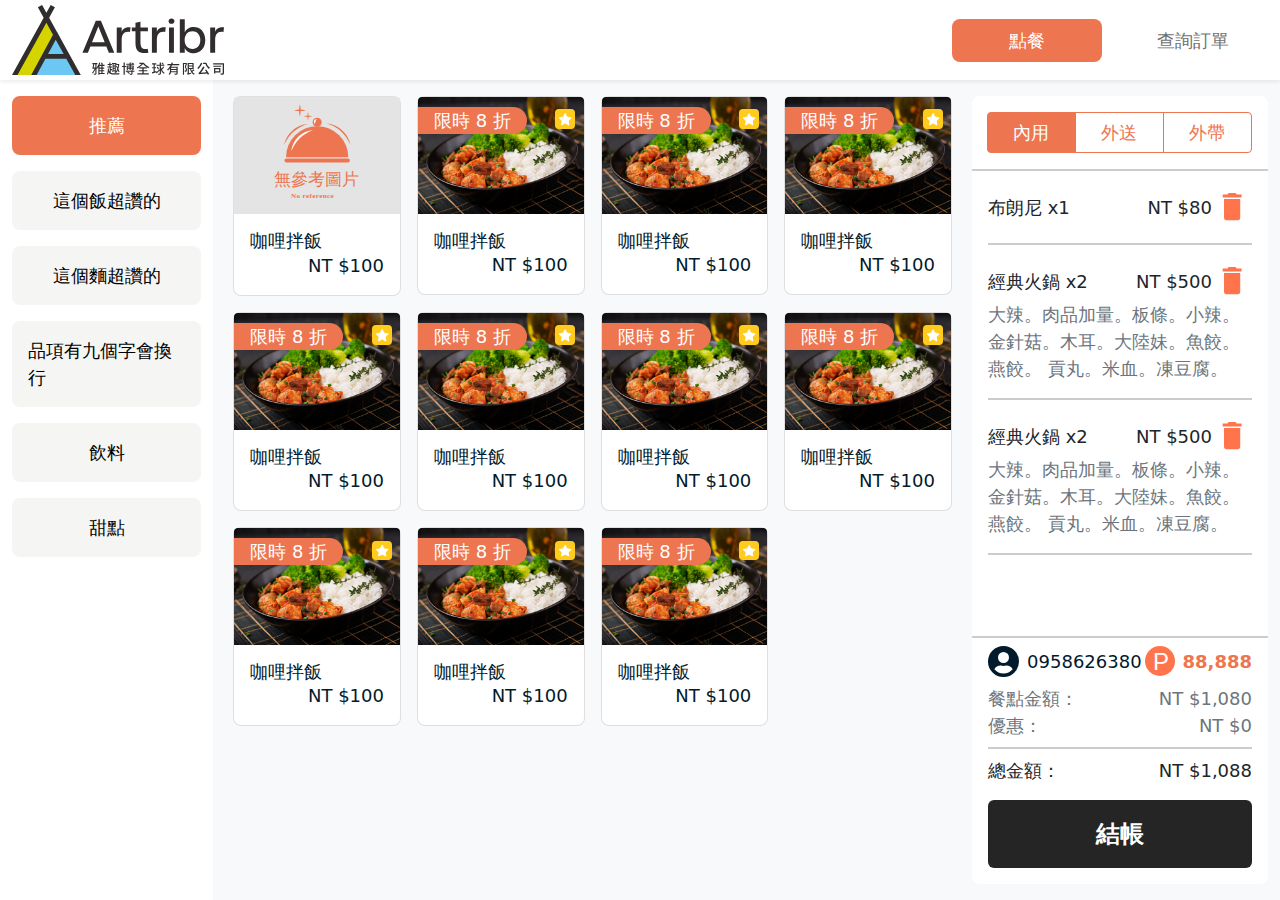
<file: index.html>
<!DOCTYPE html>
<html lang="en">
<head>
    <meta charset="UTF-8">
    <meta http-equiv="X-UA-Compatible" content="IE=edge">
    <meta name="viewport" content="width=device-width, initial-scale=1.0">
    <title>POS</title>
    <link rel="stylesheet" href="scss/bag-go.css">
</head>
<body>
    <div class="container-fluid">
        <div class="row">
            <div class="col-12 d-flex sticky-top menu-bar align-items-center justify-content-between shadow-sm">
                <img src="image/logo-main.svg" class="logo">
                <div class="pos-funtion">
                    <div class="detail-btn d-flex align-items-center justify-content-between">
                        <a class="menu-btn p-2 d-flex align-items-center justify-content-center active2" href="index.html">
                            <p class="fs-5 mb-0 text-nowrap">
                                點餐
                            </p>
                        </a>
                        <a class="menu-btn p-2 d-flex align-items-center justify-content-center" href="orde-search.html">
                            <p class="fs-5 mb-0 text-nowrap">
                                查詢訂單
                            </p>
                        </a>
                    </div>
                </div>
            </div>
        </div>
        <div class="row">
            <div class="col-2 bg-white order-area-pos overflow-auto">
                <nav class="navbar navbar-light mt-2">
                <ul class="nav nav-pills flex-column w-100">
                    <li class="nav-item mb-3">
                        <a class="nav-link active2 py-3" href="#scrollspyHeading1">
                            <div class="d-flex flex-column justify-content-center align-items-center">
                                <p class="mb-0 fs-5 text-wrap">推薦</p>
                            </div>
                        </a>
                    </li>
                    <li class="nav-item mb-3">
                        <a class="nav-link py-3" href="#scrollspyHeading2">
                            <div class="d-flex flex-column justify-content-center align-items-center">
                                <p class="mb-0 fs-5 text-wrap">這個飯超讚的</p>
                            </div>
                        </a>
                    </li>
                    <li class="nav-item mb-3">
                        <a class="nav-link py-3" href="#scrollspyHeading3">
                            <div class="d-flex flex-column justify-content-center align-items-center">
                                <p class="mb-0 fs-5 text-wrap">這個麵超讚的</p>
                            </div>
                        </a>
                    </li>
                    <li class="nav-item mb-3">
                        <a class="nav-link py-3" href="#scrollspyHeading4">
                            <div class="d-flex flex-column justify-content-center align-items-center">
                                <p class="mb-0 fs-5 text-wrap">品項有九個字會換行</p>
                            </div>
                        </a>
                    </li>
                    <li class="nav-item mb-3">
                        <a class="nav-link py-3" href="#scrollspyHeading5">
                            <div class="d-flex flex-column justify-content-center align-items-center">
                                <p class="mb-0 fs-5 text-wrap">飲料</p>
                            </div>
                        </a>
                    </li>
                    <li class="nav-item mb-3">
                        <a class="nav-link py-3" href="#scrollspyHeading6">
                            <div class="d-flex flex-column justify-content-center align-items-center">
                                <p class="mb-0 fs-5 text-wrap">甜點</p>
                            </div>
                        </a>
                    </li>
                </ul>
                </nav>
            </div>
            <div class="col-7 bg-light pe-0">
                <div class="container-fluid p-2 order-area-pos overflow-auto">
                    <div class="row g-3 py-2">
                        <div class="col-3 order-card mt-3" data-bs-toggle="offcanvas" data-bs-target="#offcanvasScrolling" aria-controls="offcanvasScrolling">
                                    <a class="card" style="width:100%">
                                        <img src="image/order-page-img/ No reference.svg" class="card-img-top">
                                        <div class="card-body p-3">
                                            <h5 class="card-title fs-5 mb-0 txt-line-clamp">咖哩拌飯</h5>
                                            <p class="fs-5 mb-0 d-flex flex-row-reverse">NT $100</p>
                                        </div>
                                    </a>
                        </div>
                        <div class="col-3 order-card mt-3" data-bs-toggle="offcanvas" data-bs-target="#offcanvasScrolling" aria-controls="offcanvasScrolling">
                                    <a class="card" style="width:100%">
                                        <img src="image/order-page-img/order-card-img.png" class="card-img-top">
                                        <div class="discount">
                                            <p class="fs-5 ps-3 mb-0">限時 8 折</p>
                                        </div>
                                        <div class="star">
                                            <img src="image/order-page-img/star.svg" class="w-100">
                                        </div>
                                        <div class="card-body p-3">
                                            <h5 class="card-title fs-5 mb-0 txt-line-clamp">咖哩拌飯</h5>
                                            <p class="fs-5 mb-0 d-flex flex-row-reverse">NT $100</p>
                                        </div>
                                    </a>
                        </div>
                        <div class="col-3 order-card mt-3" data-bs-toggle="offcanvas" data-bs-target="#offcanvasScrolling" aria-controls="offcanvasScrolling">
                                    <a class="card" style="width:100%">
                                        <img src="image/order-page-img/order-card-img.png" class="card-img-top">
                                        <div class="discount">
                                            <p class="fs-5 ps-3 mb-0">限時 8 折</p>
                                        </div>
                                        <div class="star">
                                            <img src="image/order-page-img/star.svg" class="w-100">
                                        </div>
                                        <div class="card-body p-3">
                                            <h5 class="card-title fs-5 mb-0 txt-line-clamp">咖哩拌飯</h5>
                                            <p class="fs-5 mb-0 d-flex flex-row-reverse">NT $100</p>
                                        </div>
                                    </a>
                        </div>
                        <div class="col-3 order-card mt-3" data-bs-toggle="offcanvas" data-bs-target="#offcanvasScrolling" aria-controls="offcanvasScrolling">
                                    <a class="card" style="width:100%">
                                        <img src="image/order-page-img/order-card-img.png" class="card-img-top">
                                        <div class="discount">
                                            <p class="fs-5 ps-3 mb-0">限時 8 折</p>
                                        </div>
                                        <div class="star">
                                            <img src="image/order-page-img/star.svg" class="w-100">
                                        </div>
                                        <div class="card-body p-3">
                                            <h5 class="card-title fs-5 mb-0 txt-line-clamp">咖哩拌飯</h5>
                                            <p class="fs-5 mb-0 d-flex flex-row-reverse">NT $100</p>
                                        </div>
                                    </a>
                        </div>
                        <div class="col-3 order-card mt-3" data-bs-toggle="offcanvas" data-bs-target="#offcanvasScrolling" aria-controls="offcanvasScrolling">
                                    <a class="card" style="width:100%">
                                        <img src="image/order-page-img/order-card-img.png" class="card-img-top">
                                        <div class="discount">
                                            <p class="fs-5 ps-3 mb-0">限時 8 折</p>
                                        </div>
                                        <div class="star">
                                            <img src="image/order-page-img/star.svg" class="w-100">
                                        </div>
                                        <div class="card-body p-3">
                                            <h5 class="card-title fs-5 mb-0 txt-line-clamp">咖哩拌飯</h5>
                                            <p class="fs-5 mb-0 d-flex flex-row-reverse">NT $100</p>
                                        </div>
                                    </a>
                        </div>
                        <div class="col-3 order-card mt-3" data-bs-toggle="offcanvas" data-bs-target="#offcanvasScrolling" aria-controls="offcanvasScrolling">
                                    <a class="card" style="width:100%">
                                        <img src="image/order-page-img/order-card-img.png" class="card-img-top">
                                        <div class="discount">
                                            <p class="fs-5 ps-3 mb-0">限時 8 折</p>
                                        </div>
                                        <div class="star">
                                            <img src="image/order-page-img/star.svg" class="w-100">
                                        </div>
                                        <div class="card-body p-3">
                                            <h5 class="card-title fs-5 mb-0 txt-line-clamp">咖哩拌飯</h5>
                                            <p class="fs-5 mb-0 d-flex flex-row-reverse">NT $100</p>
                                        </div>
                                    </a>
                        </div>
                        <div class="col-3 order-card mt-3" data-bs-toggle="offcanvas" data-bs-target="#offcanvasScrolling" aria-controls="offcanvasScrolling">
                                    <a class="card" style="width:100%">
                                        <img src="image/order-page-img/order-card-img.png" class="card-img-top">
                                        <div class="discount">
                                            <p class="fs-5 ps-3 mb-0">限時 8 折</p>
                                        </div>
                                        <div class="star">
                                            <img src="image/order-page-img/star.svg" class="w-100">
                                        </div>
                                        <div class="card-body p-3">
                                            <h5 class="card-title fs-5 mb-0 txt-line-clamp">咖哩拌飯</h5>
                                            <p class="fs-5 mb-0 d-flex flex-row-reverse">NT $100</p>
                                        </div>
                                    </a>
                        </div>
                        <div class="col-3 order-card mt-3" data-bs-toggle="offcanvas" data-bs-target="#offcanvasScrolling" aria-controls="offcanvasScrolling">
                                    <a class="card" style="width:100%">
                                        <img src="image/order-page-img/order-card-img.png" class="card-img-top">
                                        <div class="discount">
                                            <p class="fs-5 ps-3 mb-0">限時 8 折</p>
                                        </div>
                                        <div class="star">
                                            <img src="image/order-page-img/star.svg" class="w-100">
                                        </div>
                                        <div class="card-body p-3">
                                            <h5 class="card-title fs-5 mb-0 txt-line-clamp">咖哩拌飯</h5>
                                            <p class="fs-5 mb-0 d-flex flex-row-reverse">NT $100</p>
                                        </div>
                                    </a>
                        </div>
                        <div class="col-3 order-card mt-3" data-bs-toggle="offcanvas" data-bs-target="#offcanvasScrolling" aria-controls="offcanvasScrolling">
                            <a class="card" style="width:100%">
                                <img src="image/order-page-img/order-card-img.png" class="card-img-top">
                                <div class="discount">
                                    <p class="fs-5 ps-3 mb-0">限時 8 折</p>
                                </div>
                                <div class="star">
                                    <img src="image/order-page-img/star.svg" class="w-100">
                                </div>
                                <div class="card-body p-3">
                                    <h5 class="card-title fs-5 mb-0 txt-line-clamp">咖哩拌飯</h5>
                                    <p class="fs-5 mb-0 d-flex flex-row-reverse">NT $100</p>
                                </div>
                            </a>
                        </div>
                        <div class="col-3 order-card mt-3" data-bs-toggle="offcanvas" data-bs-target="#offcanvasScrolling" aria-controls="offcanvasScrolling">
                            <a class="card" style="width:100%">
                                <img src="image/order-page-img/order-card-img.png" class="card-img-top">
                                <div class="discount">
                                    <p class="fs-5 ps-3 mb-0">限時 8 折</p>
                                </div>
                                <div class="star">
                                    <img src="image/order-page-img/star.svg" class="w-100">
                                </div>
                                <div class="card-body p-3">
                                    <h5 class="card-title fs-5 mb-0 txt-line-clamp">咖哩拌飯</h5>
                                    <p class="fs-5 mb-0 d-flex flex-row-reverse">NT $100</p>
                                </div>
                            </a>
                        </div>
                        <div class="col-3 order-card mt-3" data-bs-toggle="offcanvas" data-bs-target="#offcanvasScrolling" aria-controls="offcanvasScrolling">
                            <a class="card" style="width:100%">
                                <img src="image/order-page-img/order-card-img.png" class="card-img-top">
                                <div class="discount">
                                    <p class="fs-5 ps-3 mb-0">限時 8 折</p>
                                </div>
                                <div class="star">
                                    <img src="image/order-page-img/star.svg" class="w-100">
                                </div>
                                <div class="card-body p-3">
                                    <h5 class="card-title fs-5 mb-0 txt-line-clamp">咖哩拌飯</h5>
                                    <p class="fs-5 mb-0 d-flex flex-row-reverse">NT $100</p>
                                </div>
                            </a>
                        </div>
                    </div>
                </div> 
            </div>
            <div class="col-3 bg-light py-3 order-area-pos">
                <div class="detail d-flex flex-column h-100">
                    <div class="detail-fixed btn-group p-3 d-flex justify-content-center align-items-center" role="group" aria-label="Basic radio toggle button group">
                        <input type="radio" class="btn-check" name="btnradio" id="btnradio1" autocomplete="off" checked>
                        <label class="btn btn-outline-primary fs-5" for="btnradio1">內用</label>
                      
                        <input type="radio" class="btn-check" name="btnradio" id="btnradio2" autocomplete="off">
                        <label class="btn btn-outline-primary fs-5" for="btnradio2">外送</label>
                      
                        <input type="radio" class="btn-check" name="btnradio" id="btnradio3" autocomplete="off">
                        <label class="btn btn-outline-primary fs-5" for="btnradio3">外帶</label>
                    </div>
                    <div class="detail-page-line"></div>
                    <div class="detail-summary overflow-auto d-flex flex-column px-3">
                        <a class="d-flex align-items-center justify-content-between my-3 text-decoration-none text-body" data-bs-toggle="offcanvas" href="#offcanvasExample" role="button" aria-controls="offcanvasExample">
                            <div class="d-flex align-items-center justify-content-between w-100">
                                <p class="fs-5 mb-0">布朗尼 x1</p>
                                <p class="fs-5 mb-0">NT $80</p>
                            </div>
                            <div class="d-flex flex-column align-items-end">
                                <div class="d-flex">
                                    <button type="submit">
                                        <img src="image/detail-page2/delet.svg" class="w-100">
                                    </button>
                                </div>
                            </div>
                        </a>
                        <div class="detail-page-line clearfix"></div>
                        <a class="d-flex flex-column my-3 text-decoration-none text-body" data-bs-toggle="offcanvas" href="#offcanvasExample" role="button" aria-controls="offcanvasExample">
                            <div class="d-flex align-items-center justify-content-between">
                                <div class="d-flex align-items-center justify-content-between w-100">
                                    <p class="fs-5 mb-0">經典火鍋 x2</p>
                                    <p class="fs-5 mb-0">NT $500</p>
                                </div>
                                <div class="d-flex">
                                    <button type="submit">
                                        <img src="image/detail-page2/delet.svg" class="w-100">
                                    </button>
                                </div>
                            </div>
                            <div class="d-flex">
                                <p class="fs-5 mb-0 text-secondary">
                                    大辣。肉品加量。板條。小辣。
                                    金針菇。木耳。大陸妹。魚餃。燕餃。
                                    貢丸。米血。凍豆腐。
                                </p>
                            </div>
                        </a>
                        <div class="detail-page-line"></div>
                        <a class="d-flex flex-column my-3 text-decoration-none text-body" data-bs-toggle="offcanvas" href="#offcanvasExample" role="button" aria-controls="offcanvasExample">
                            <div class="d-flex align-items-center justify-content-between">
                                <div class="d-flex align-items-center justify-content-between w-100">
                                    <p class="fs-5 mb-0">經典火鍋 x2</p>
                                    <p class="fs-5 mb-0">NT $500</p>
                                </div>
                                <div class="d-flex">
                                    <button type="submit">
                                        <img src="image/detail-page2/delet.svg" class="w-100">
                                    </button>
                                </div>
                            </div>
                            <div class="d-flex">
                                <p class="fs-5 mb-0 text-secondary">
                                    大辣。肉品加量。板條。小辣。
                                    金針菇。木耳。大陸妹。魚餃。燕餃。
                                    貢丸。米血。凍豆腐。
                                </p>
                            </div>
                        </a>
                        <div class="detail-page-line"></div>
                    </div>
                    <div class="detail-page-line"></div>
                    <div class="detail-fixed d-flex flex-column px-3">
                        <!--輸入顧客資料用這個
                        <div class="pos-member d-flex justify-content-start py-2">
                            <img src="image/index-img/Icon awesome-user-circle.svg" class="me-2">
                            <a class="text-decoration-none py-2 w-100" data-bs-toggle="modal" data-bs-target="#exampleModal5">
                                <p class="fs-5 mb-0">未輸入顧客資訊</p>
                            </a>
                        </div>
                        -->
                        <div class="pos-member d-flex justify-content-between align-items-center py-2">
                            <div class="d-flex align-items-center">
                                <img src="image/index-img/Icon awesome-user-circle.svg" class="w-25 pe-2">
                                <a class="d-flex flex-column justify-content-center text-decoration-none" data-bs-toggle="modal" data-bs-target="#exampleModal5">
                                    <p class="fs-5 mb-0">0958626380</p>
                                </a>
                            </div>
                            <div class="d-flex flex-column">
                                <a class="d-flex align-items-center justify-content-center text-decoration-none">
                                    <img src="image/index-img/points.svg" class="pe-2">
                                    <p class="fs-5 mb-0 text-color2 fw-bold">88,888</p>
                                </a>
                            </div>
                        </div>

                        <div class="d-flex align-items-center justify-content-between">
                            <p class="fs-5 mb-0 text-secondary">餐點金額：</p>
                            <p class="fs-5 mb-0 text-secondary">NT $1,080</p>
                        </div>
                        <div class="d-flex align-items-center justify-content-between">
                            <p class="fs-5 mb-0 text-secondary">優惠：</p>
                            <p class="fs-5 mb-0 text-secondary">NT $0</p>
                        </div>
                        <div class="detail-page-line my-2"></div>
                        <div class="d-flex align-items-center justify-content-between">
                            <p class="fs-5 mb-0">總金額：</p>
                            <p class="fs-5 mb-0">NT $1,088</p>
                        </div>
                        <div class="d-flex align-items-center justify-content-between py-3">
                            <a class="pos-pay w-100 px-2 py-3 p-md-3 d-flex align-items-center justify-content-center" href="payment.html">
                                <p class="fs-7 mb-0 text-nowrap fw-bold">
                                    結帳
                                </p>
                            </a>
                        </div>
                    </div>
                </div>
            </div>
        </div>
    </div>

    <!--餐點調整2-->
    <div class="offcanvas offcanvas-start" data-bs-scroll="true" data-bs-backdrop="false" tabindex="-1" id="offcanvasScrolling" aria-labelledby="offcanvasScrollingLabel">
        <div class="offcanvas-header d-flex ps-0 pe-3 py-4">
            <div class="offcanvas-title">
              <div class="order-page-title d-flex align-items-center px-4">
                <div class="d-flex align-items-center">
                    <div class="d-flex">
                        <p class="fs-7 mb-0 fw-bold me-3">
                            經典火鍋
                        </p>
                        <p class="fs-7 text-secondary mb-0 me-3">
                            附白飯一碗和冬粉
                        </p>
                        <p class="fs-7 mb-0 me-3">
                            $220
                        </p>
                    </div>
                </div>
              </div>
            </div>
            <button type="button" class="btn-close text-reset" data-bs-dismiss="offcanvas" aria-label="Close"></button>
        </div>
        <div class="modal-body px-0 py-0">
            <div class="col-12">
                <div class="customization h-100">
                    <div class="detail-page-line"></div>
                    <div class="customization-edit">
                        <div class="customization-gray py-2 px-3 py-md-3 px-md-4">
                            <div class="d-flex">
                                <p class="fs-5 mb-0 fw-bold me-3">
                                    套餐選擇
                                </p>
                                <p class="fs-5 text-secondary mb-0">
                                    最多可選擇 1 個
                                </p>
                            </div>
                        </div>
                        <div class="customization-flex-gap d-flex p-3">
                            <a class="customization-btn-active d-flex p-2 flex-column align-items-center justify-content-center text-decoration-none">
                                <p class="fs-5 mb-0">
                                    雞肉
                                </p>
                                <p class="fs-5 mb-0">
                                    ＋$ 20
                                </p>
                            </a>
                            <a class="customization-btn d-flex p-2 flex-column align-items-center justify-content-center text-decoration-none">
                                <p class="fs-5 mb-0">
                                    豬肉
                                </p>
                                <p class="fs-5 mb-0">
                                    ＋$ 20
                                </p>
                            </a>
                            <a class="customization-btn d-flex p-2 flex-column align-items-center justify-content-center text-decoration-none">
                                <p class="fs-5 mb-0">
                                    牛肉
                                </p>
                                <p class="fs-5 mb-0">
                                    ＋$ 20
                                </p>
                                <div class="sold-out d-flex flex-column align-items-center justify-content-center">
                                    <div class="text-white mb-0 fs-5">售完</div>
                                </div>
                            </a>
                            <a class="customization-btn d-flex p-2 flex-column align-items-center justify-content-center text-decoration-none">
                                <p class="fs-5 mb-0">
                                    牛肉
                                </p>
                                <p class="fs-5 mb-0">
                                    ＋$ 20
                                </p>
                                <div class="sold-out d-flex flex-column align-items-center justify-content-center">
                                    <div class="text-white mb-0 fs-5">售完</div>
                                </div>
                            </a>
                            <a class="customization-btn d-flex p-2 flex-column align-items-center justify-content-center text-decoration-none">
                                <p class="fs-5 mb-0">
                                    牛肉
                                </p>
                                <p class="fs-5 mb-0">
                                    ＋$ 20
                                </p>
                                <div class="sold-out d-flex flex-column align-items-center justify-content-center">
                                    <div class="text-white mb-0 fs-5">售完</div>
                                </div>
                            </a>
                            <a class="customization-btn d-flex p-2 flex-column align-items-center justify-content-center text-decoration-none">
                                <p class="fs-5 mb-0">
                                    牛肉
                                </p>
                                <p class="fs-5 mb-0">
                                    ＋$ 20
                                </p>
                                <div class="sold-out d-flex flex-column align-items-center justify-content-center">
                                    <div class="text-white mb-0 fs-5">售完</div>
                                </div>
                            </a>
                            <a class="customization-btn d-flex p-2 flex-column align-items-center justify-content-center text-decoration-none">
                                <p class="fs-5 mb-0">
                                    牛肉
                                </p>
                                <p class="fs-5 mb-0">
                                    ＋$ 20
                                </p>
                                <div class="sold-out d-flex flex-column align-items-center justify-content-center">
                                    <div class="text-white mb-0 fs-5">售完</div>
                                </div>
                            </a>
                        </div>
                        <div class="detail-page-line"></div>
                        <div class="py-2 px-3 py-md-3 px-md-4">
                            <div class="d-flex">
                                <p class="fs-5 mb-0 fw-bold me-3">
                                    加點
                                </p>
                                <p class="fs-5 text-secondary mb-0">
                                    可複選
                                </p>
                            </div>
                        </div>
                        <div class="customization-flex-gap d-flex p-3">
                            <a class="customization-btn-active d-flex p-2 flex-column align-items-center justify-content-center text-decoration-none">
                                <p class="fs-5 mb-0">
                                    金針菇
                                </p>
                                <p class="fs-5 mb-0">
                                    ＋＄20
                                </p>
                            </a>
                            <a class="customization-btn d-flex p-2 flex-column align-items-center justify-content-center text-decoration-none">
                                <p class="fs-5 mb-0">
                                    魚餃
                                </p>
                                <p class="fs-5 mb-0">
                                    ＋＄20
                                </p>
                            </a>
                            <a class="customization-btn d-flex p-2 flex-column align-items-center justify-content-center text-decoration-none">
                                <p class="fs-5 mb-0 ">
                                    燕餃
                                </p>
                                <p class="fs-5 mb-0">
                                    ＋＄20
                                </p>
                                <div class="sold-out d-flex flex-column align-items-center justify-content-center">
                                    <div class="text-white mb-0 fs-5">售完</div>
                                </div>
                            </a>
                        </div>
                        <div class="detail-page-line"></div>
                        <div class="py-2 px-3 py-md-3 px-md-4">
                            <div class="d-flex">
                                <p class="fs-5 mb-0 fw-bold me-3">
                                    辣度選擇
                                </p>
                                <p class="fs-5 text-secondary mb-0">
                                    最多可選擇 1 個
                                </p>
                            </div>
                        </div>
                        <div class="customization-flex-gap d-flex p-3">
                            <a class="customization-btn-active d-flex p-2 flex-column align-items-center justify-content-center text-decoration-none">
                                <p class="fs-5 mb-0">
                                    大辣
                                </p>
                            </a>
                            <a class="customization-btn d-flex p-2 flex-column align-items-center justify-content-center text-decoration-none">
                                <p class="fs-5 mb-0">
                                    中辣
                                </p>
                            </a>
                            <a class="customization-btn d-flex p-2 flex-column align-items-center justify-content-center text-decoration-none">
                                <p class="fs-5 mb-0">
                                    小辣
                                </p>
                                <div class="sold-out d-flex flex-column align-items-center justify-content-center">
                                    <div class="text-white mb-0 fs-5">售完</div>
                                </div>
                            </a>
                        </div>
                        <div class="detail-page-line"></div>
                        <div class="py-2 px-3 py-md-3 px-md-4">
                            <div class="d-flex">
                                <p class="fs-5 mb-0 fw-bold me-3">
                                    配料選擇
                                </p>
                                <p class="fs-5 text-secondary mb-0">
                                    可複選
                                </p>
                            </div>
                        </div>
                        <div class="customization-flex-gap d-flex p-3">
                            <a class="customization-btn-active d-flex p-2 flex-column align-items-center justify-content-center text-decoration-none">
                                <p class="fs-5 mb-0p">
                                    金針菇
                                </p>
                            </a>
                            <a class="customization-btn d-flex p-2 flex-column align-items-center justify-content-center text-decoration-none">
                                <p class="fs-5 mb-0">
                                    如果這個品項要有九個字
                                </p>
                            </a>
                            <a class="customization-btn d-flex p-2 flex-column align-items-center justify-content-center text-decoration-none">
                                <p class="fs-5 mb-0">
                                    小辣
                                </p>
                                <div class="sold-out d-flex flex-column align-items-center justify-content-center">
                                    <div class="text-white mb-0 fs-5">售完</div>
                                </div>
                            </a>
                        </div>
                    </div>
                </div>
            </div>
        </div>
        <div class="customization-adjustment d-flex align-items-center justify-content-between p-3 py-md-3">
            <div class="d-flex align-items-center col-6">
                <div class="btn-group me-3 memd-5" role="group" aria-label="Basic mixed styles example">
                    <button type="button" class="btn btn-danger d-flex justify-content-center align-items-center px-2 px-md-3 py-1 py-md-2">
                        <img src="image/detail-page-img/minus.svg" class="w-75">
                    </button>
                    <button type="button" class="btn btn-warning d-flex justify-content-center align-items-center j px-3 px-md-3 py-1 py-md-2">
                        <p class="fs-5 mb-0">1</p>
                    </button>
                    <button type="button" class="btn btn-success d-flex justify-content-center align-items-center px-2 px-md-3 py-1 py-md-2">
                        <img src="image/detail-page-img/plus.svg" class="w-75">
                    </button>
                </div>
                <p class="fs-5 mb-0">
                    總金額:NT $640
                </p>
            </div>
            <div class="d-flex col-6 justify-content-end">
                <button type="button" class="customization-btn px-2 py-3 p-md-3 me-3 d-flex align-items-center justify-content-center" href="order-page1.html" data-bs-dismiss="modal">
                    <p class="fs-5 mb-0 text-nowrap">
                        取消
                    </p>
                </button>
                <button type="button" class="btn-add px-2 py-3 p-md-3 d-flex align-items-center justify-content-center" href="order-page1.html" data-bs-dismiss="modal">
                    <p class="fs-5 mb-0 text-nowrap" style="color:white;">
                        加入購物車
                    </p>
                </button>
            </div>
        </div>
    </div>
    <!--使用優惠碼的明細，按鈕換成字的部分-->
    <div class="modal fade phone-order" id="exampleModal4" tabindex="-1" aria-labelledby="exampleModalLabel4" aria-hidden="true" data-backdrop="true">
        <div class="modal-dialog modal-fullscreen">
            <div class="modal-content">
                <div class="modal-header ps-0 pe-3 py-1">
                  <div class="modal-title">
                    <div class="order-page-title d-flex align-items-center px-3 px-md-4">
                        <p class="title-text fs-5 mb-0 me-3 py-3 me-md-4 py-md-3">餐點明細</p>
                        <p class="subtitle-text fs-5 text-secondary mb-0">Detail</p>
                    </div>
                  </div>
                  <button type="button" class="btn-close-new d-flex justify-content-end align-items-center" data-bs-dismiss="modal" aria-label="Close">
                    <img class="me-3" src="image/detail-page2/goback-new.png">
                    <p class="mb-0 fs-5 text-nowrap" style="color:#ED7550;">回上頁</p>
                  </button>
                </div>
                <div class="modal-body px-0">
                    <div class="col-12">
                        <div class="detail h-100">
                            <div class="detail-summary d-flex flex-column px-3 px-md-4">
                                <div class="d-flex align-items-center justify-content-between py-1 py-md-3">
                                    <p class="fs-5 mb-0">布朗尼 x1</p>
                                    <div class="d-flex">
                                        <button type="submit">
                                            <img src="image/detail-page2/edit.svg" class="w-100 me-0 me-md-4">
                                        </button>
                                        <button type="submit">
                                            <img src="image/detail-page2/delet.svg" class="w-100">
                                        </button>
                                    </div>
                                </div>
                                <div class="d-flex flex-row-reverse py-1 py-md-3">
                                    <p class="fs-5 mb-0">NT $80</p>
                                </div>
                                <div class="detail-page-line"></div>
                                <div class="d-flex align-items-center justify-content-between py-1 py-md-3">
                                    <p class="fs-5 mb-0">經典火鍋 x2</p>
                                    <div class="d-flex">
                                        <button type="submit">
                                            <img src="image/detail-page2/edit.svg" class="w-100 me-0 me-4">
                                        </button>
                                        <button type="submit">
                                            <img src="image/detail-page2/delet.svg" class="w-100">
                                        </button>
                                    </div>
                                </div>
                                <div class="d-flex">
                                    <p class="fs-5 mb-0 text-secondary detail-summary-content">大辣。肉品加量。板條。小辣。
                                        金針菇。木耳。大陸妹。魚餃。燕餃。
                                        貢丸。米血。凍豆腐。</p>
                                </div>
                                <div class="d-flex flex-row-reverse py-1 py-md-3">
                                    <p class="fs-5 mb-0">NT $500</p>
                                </div>
                                <div class="detail-page-line"></div>
                                <div class="d-flex align-items-center justify-content-between py-1 py-md-3">
                                    <p class="fs-5 mb-0">經典火鍋 x2</p>
                                    <div class="d-flex">
                                        <button type="submit">
                                            <img src="image/detail-page2/edit.svg" class="w-100 me-0 me-4">
                                        </button>
                                        <button type="submit">
                                            <img src="image/detail-page2/delet.svg" class="w-100">
                                        </button>
                                    </div>
                                </div>
                                <div class="d-flex">
                                    <p class="fs-5 mb-0 text-secondary detail-summary-content">大辣。肉品加量。板條。小辣。
                                        金針菇。木耳。大陸妹。魚餃。燕餃。
                                        貢丸。米血。凍豆腐。</p>
                                </div>
                                <div class="d-flex flex-row-reverse py-1 py-md-3">
                                    <p class="fs-5 mb-0">NT $500</p>
                                </div>
                                <div class="detail-page-line"></div>
                                <div class="d-flex align-items-center justify-content-between py-1 py-md-3">
                                    <p class="fs-5 mb-0">經典火鍋 x2</p>
                                    <div class="d-flex">
                                        <button type="submit">
                                            <img src="image/detail-page2/edit.svg" class="w-100 me-0 me-4">
                                        </button>
                                        <button type="submit">
                                            <img src="image/detail-page2/delet.svg" class="w-100">
                                        </button>
                                    </div>
                                </div>
                                <div class="d-flex">
                                    <p class="fs-5 mb-0 text-secondary detail-summary-content">大辣。肉品加量。板條。小辣。
                                        金針菇。木耳。大陸妹。魚餃。燕餃。
                                        貢丸。米血。凍豆腐。</p>
                                </div>
                                <div class="d-flex flex-row-reverse py-1 py-md-3">
                                    <p class="fs-5 mb-0">NT $500</p>
                                </div>
                                <div class="detail-page-line"></div>
                                <div class="d-flex align-items-center justify-content-between py-1 py-md-3">
                                    <p class="fs-5 mb-0">經典火鍋 x2</p>
                                    <div class="d-flex">
                                        <button type="submit">
                                            <img src="image/detail-page2/edit.svg" class="w-100 me-0 me-4">
                                        </button>
                                        <button type="submit">
                                            <img src="image/detail-page2/delet.svg" class="w-100">
                                        </button>
                                    </div>
                                </div>
                                <div class="d-flex">
                                    <p class="fs-5 mb-0 text-secondary detail-summary-content">大辣。肉品加量。板條。小辣。
                                        金針菇。木耳。大陸妹。魚餃。燕餃。
                                        貢丸。米血。凍豆腐。</p>
                                </div>
                                <div class="d-flex flex-row-reverse py-1 py-md-3">
                                    <p class="fs-5 mb-0">NT $500</p>
                                </div>
                                <div class="detail-page-line"></div>
                            </div>
                            <div class="detail-page-line"></div>
                            <div class="d-flex p-3 px-md-4">
                                <p class="fs-5 mb-0">使用優惠碼：ISSWEET0001</p>
                            </div>
                            <div class="d-flex flex-column px-3 px-md-4">
                                <div class="d-flex align-items-center justify-content-between">
                                    <p class="fs-5 mb-0 text-secondary">餐點金額：</p>
                                    <p class="fs-5 mb-0 text-secondary">NT $1,080</p>
                                </div>
                                <div class="d-flex align-items-center justify-content-between">
                                    <p class="fs-5 mb-0 text-secondary">服務費：</p>
                                    <p class="fs-5 mb-0 text-secondary">NT $108</p>
                                </div>
                                <div class="d-flex align-items-center justify-content-between">
                                    <p class="fs-5 mb-0 text-secondary">清潔費：</p>
                                    <p class="fs-5 mb-0 text-secondary">NT $0</p>
                                </div>
                                <div class="d-flex align-items-center justify-content-between">
                                    <p class="fs-5 mb-0 text-secondary">優惠：</p>
                                    <p class="fs-5 mb-0 text-secondary">NT $0</p>
                                </div>
                                <div class="detail-page-line my-3"></div>
                                <div class="d-flex align-items-center justify-content-between">
                                    <p class="fs-5 mb-0">總金額：</p>
                                    <p class="fs-5 mb-0">NT $1,088</p>
                                </div>
                                <div class="d-flex justify-content-between align-items-center">
                                    <div class="">
                                        <p class="fs-5 mb-0">用餐方式：</p>
                                    </div>
                                    <div class="d-flex align-items-center">
                                        <div class="form-check form-check-inline d-flex align-items-center my-3">
                                            <input class="form-check-input me-2" type="radio" name="inlineRadioOptions" id="inlineRadio7" value="option7">
                                            <label class="form-check-label" for="inlineRadio7">
                                                <div class="d-flex align-items-center">
                                                    <p class="fs-5 mb-0">內用</p>
                                                </div>
                                            </label>
                                        </div>
                                        <div class="form-check form-check-inline d-flex align-items-center my-3">
                                            <input class="form-check-input me-2" type="radio" name="inlineRadioOptions" id="inlineRadio8" value="option8">
                                            <label class="form-check-labe" for="inlineRadio8">
                                                <div class="d-flex align-items-center">
                                                    <p class="fs-5 mb-0">外帶</p>
                                                </div>
                                            </label>
                                        </div>
                                    </div>
                                </div>
                            </div>
                        </div>
                    </div>
                </div>
                <div class="modal-footer detail-btn my-4 d-flex align-items-center justify-content-center">
                  <button type="button" class="pay-btn d-flex align-items-center justify-content-center"onclick="location.href='payment.html'">
                    <p class="fs-5 mb-0 p-2" style="color: white;">
                        付款
                    </p>
                  </button>
                </div>
              </div>
        </div>
    </div>
    <!--優惠碼-->
    <div class="modal fade phone-coupon-popup" id="exampleModal3" tabindex="-1" aria-labelledby="exampleModalLabel3" aria-hidden="true">
        <div class="modal-dialog modal d-flex justify-content-center align-items-center">
            <div class="bg-white rounded w-100 h-100 d-flex align-items-center justify-content-center">
                <div class="modal-content d-flex align-items-center justify-content-center">
                    <p class="modal-title fs-5 fw-bold" id="exampleModalLabel">請掃描或輸入優惠碼<p>
                    <div class="input-group px-3 mb-3">
                        <input type="text" style:"text-align:center" class="form-control fs-5 text-secondary p-3" placeholder="輸入或掃描" aria-label="輸入或掃描" aria-describedby="basic-addon1">
                    </div>
                    <div class="d-flex justify-content-between align-items-center w-100 px-3">
                        <button type="button" class="popup-cancel" data-bs-dismiss="modal">
                            <p class="fs-5 mb-0 text-secondary py-2">取消</p>
                        </button>
                        <button type="button" class="popup-enter" onclick="location.href=''">
                            <p class="fs-5 mb-0 py-2">確認</p>
                        </button>
                    </div>
                </div>
            </div>
        </div>
    </div>
    <!--會員-->
    <div class="modal fade phone-coupon-popup" id="exampleModal5" tabindex="-1" aria-labelledby="exampleModalLabel5" aria-hidden="true">
        <div class="modal-dialog modal d-flex align-items-center justify-content-center">
            <div class="bg-white rounded d-flex align-items-center justify-content-center">
                <div class="modal-content shadow  p-3 d-flex align-items-center justify-content-center">
                    <p class="modal-title fs-5 fw-bold" id="exampleModalLabel">請掃描或輸入電話號碼<p>
                    <div class="input-group px-3 mb-3">
                        <input type="text" style:"text-align:center" class="form-control fs-5 text-secondary p-3" placeholder="輸入或掃描" aria-label="輸入或掃描" aria-describedby="basic-addon1">
                    </div>
                    <div class="row p-3 align-items-center">
                        <div class="col-12">
                            <div class="row d-flex cal-btns g-3">
                                <div class="col-4">
                                    <a class="cal-btn d-flex align-items-center justify-content-center">
                                        <p class="fs-4 mb-0 text-nowrap">
                                            7
                                        </p>
                                    </a>
                                </div>
                                <div class="col-4">
                                    <a class="cal-btn d-flex align-items-center justify-content-center">
                                        <p class="fs-4 mb-0 text-nowrap">
                                            8
                                        </p>
                                    </a>
                                </div>
                                <div class="col-4">
                                    <a class="cal-btn d-flex align-items-center justify-content-center">
                                        <p class="fs-4 mb-0 text-nowrap">
                                            9
                                        </p>
                                    </a>
                                </div>
                                <div class="col-4">
                                    <a class="cal-btn d-flex align-items-center justify-content-center">
                                        <p class="fs-4 mb-0 text-nowrap">
                                            4
                                        </p>
                                    </a>
                                </div>
                                <div class="col-4">
                                    <a class="cal-btn d-flex align-items-center justify-content-center">
                                        <p class="fs-4 mb-0 text-nowrap">
                                            5
                                        </p>
                                    </a>
                                </div>
                                <div class="col-4">
                                    <a class="cal-btn d-flex align-items-center justify-content-center">
                                        <p class="fs-4 mb-0 text-nowrap">
                                            6
                                        </p>
                                    </a>
                                </div>
                                <div class="col-4">
                                    <a class="cal-btn d-flex align-items-center justify-content-center">
                                        <p class="fs-4 mb-0 text-nowrap">
                                            1
                                        </p>
                                    </a>
                                </div>
                                <div class="col-4">
                                    <a class="cal-btn d-flex align-items-center justify-content-center">
                                        <p class="fs-4 mb-0 text-nowrap">
                                            2
                                        </p>
                                    </a>
                                </div>
                                <div class="col-4">
                                    <a class="cal-btn d-flex align-items-center justify-content-center">
                                        <p class="fs-4 mb-0 text-nowrap">
                                            3
                                        </p>
                                    </a>
                                </div>
                                <div class="col-4">
                                    <a class="cal-btn d-flex align-items-center justify-content-center">
                                        <p class="fs-4 mb-0 text-nowrap">
                                            c
                                        </p>
                                    </a>
                                </div>
                                <div class="col-8">
                                    <a class="cal-btn d-flex align-items-center justify-content-center">
                                        <p class="fs-4 mb-0 text-nowrap">
                                            0
                                        </p>
                                    </a>
                                </div>
                            </div>
                        </div>
                    </div>
                    <div class="d-flex justify-content-between align-items-center w-100 px-3">
                        <button type="button" class="popup-cancel" data-bs-dismiss="modal">
                            <p class="fs-5 mb-0 text-secondary py-3">取消</p>
                        </button>
                        <button type="button" class="popup-enter" onclick="location.href=''">
                            <p class="fs-5 mb-0 py-3">確認</p>
                        </button>
                    </div>
                </div>
            </div>
        </div>
    </div>
</div>
<script src="js/bootstrap.bundle.min.js"></script>
</body>
</html>
</file>
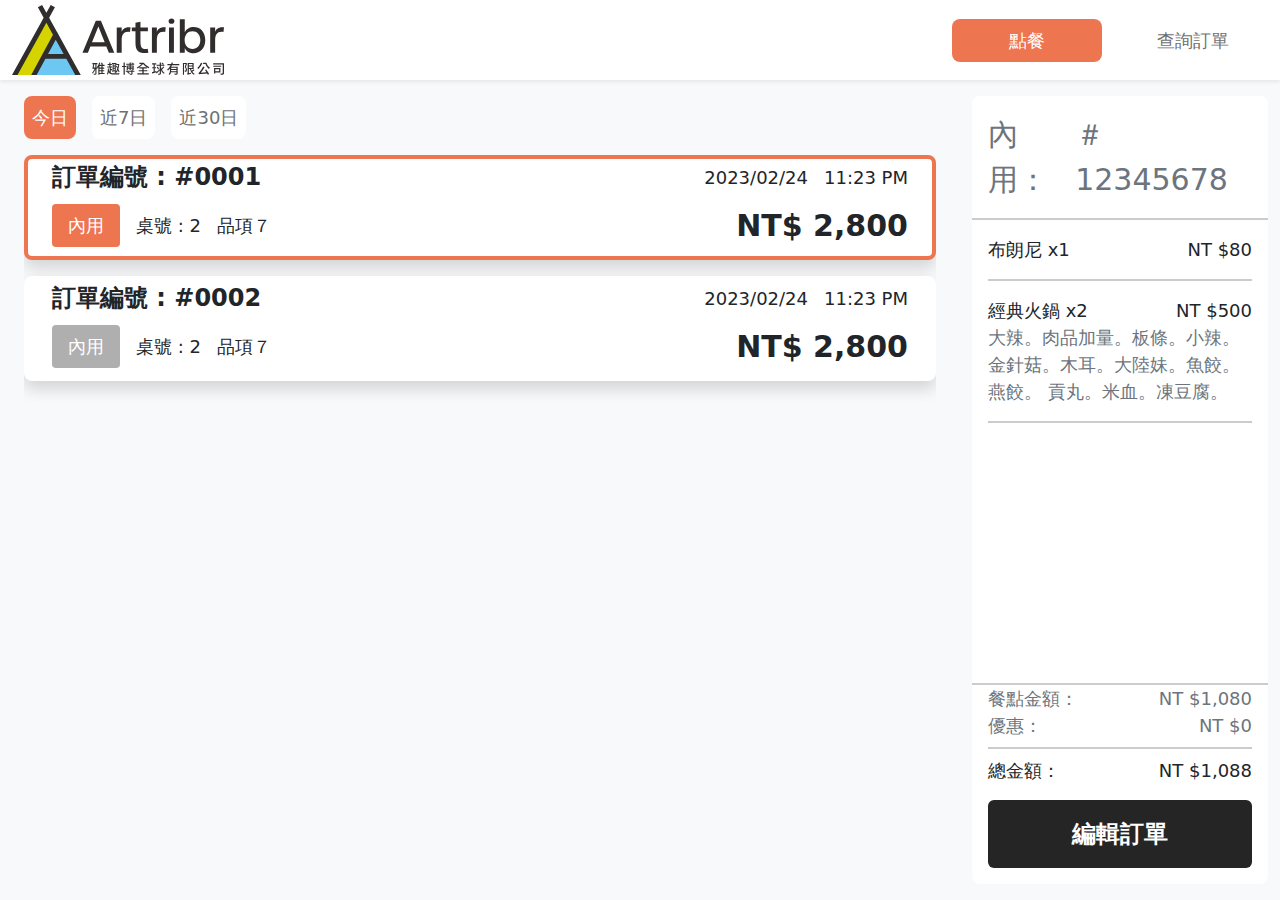
<file: orde-search.html>
<!DOCTYPE html>
<html lang="en">
<head>
    <meta charset="UTF-8">
    <meta http-equiv="X-UA-Compatible" content="IE=edge">
    <meta name="viewport" content="width=device-width, initial-scale=1.0">
    <title>POS</title>
    <link rel="stylesheet" href="scss/bag-go.css">
</head>
<body>
    <div class="container-fluid">
        <div class="row">
            <div class="col-12 d-flex sticky-top menu-bar align-items-center justify-content-between shadow-sm">
                <img src="image/logo-main.svg" class="logo">
                <div class="pos-funtion">
                    <div class="detail-btn d-flex align-items-center justify-content-between">
                        <a class="menu-btn p-2 d-flex align-items-center justify-content-center active2" href="index.html">
                            <p class="fs-5 mb-0 text-nowrap">
                                點餐
                            </p>
                        </a>
                        <a class="menu-btn p-2 d-flex align-items-center justify-content-center" href="orde-search.html">
                            <p class="fs-5 mb-0 text-nowrap">
                                查詢訂單
                            </p>
                        </a>
                    </div>
                </div>
            </div>
        </div>
        <div class="row bg-light">
            <div class="col-9 px-4">
                <div class="bg-light position-sticky">
                    <div class="py-3">
                        <div class="row align-items-center justify-content-between">
                            <div class="col-3">
                                <div class="pos-funtion">
                                    <div class="detail-btn d-flex align-items-center justify-content-between">
                                        <a class="pos-btn p-2 me-3 d-flex align-items-center justify-content-center active2" href="#">
                                            <p class="fs-5 mb-0 text-nowrap">
                                                今日
                                            </p>
                                        </a>
                                        <a class="pos-btn p-2 me-3 d-flex align-items-center justify-content-center" href="#">
                                            <p class="fs-5 mb-0 text-nowrap">
                                                近7日
                                            </p>
                                        </a>
                                        <a class="pos-btn p-2 me-3 d-flex align-items-center justify-content-center" href="#">
                                            <p class="fs-5 mb-0 text-nowrap">
                                                近30日
                                            </p>
                                        </a>
                                    </div>
                                </div>
                            </div>
                        </div>
                    </div>
                </div>
                <div class="order-area-pos2 overflow-auto">
                    <div class="order-click-active shadow mb-3">
                        <div class="px-4">
                            <div class="d-flex align-items-center justify-content-between">
                                <div>
                                    <p class="subtitle-text fs-7 mb-0 fw-bold">訂單編號 : #0001</p>
                                </div>
                                <div class="d-flex align-items-center justify-content-between">
                                    <div class="d-flex">
                                        <p class="subtitle-text fs-5 mb-0">2023/02/24</p>
                                        <p class="subtitle-text fs-5 mb-0 ms-3">11:23 PM</p>
                                    </div>
                                </div>
                            </div>
                        </div>
                        <div class="d-flex align-items-center justify-content-between px-4">
                            <div class="d-flex align-items-center">
                                <div class="d-flex align-items-center justify-content-center order-eatin">
                                    <a class="subtitle-text rounded px-3 py-2 me-3 fs-5 mb-0 active">內用</a>
                                </div>
                                <p class="fs-5 mb-0 me-3">桌號 : 2</p>
                                <p class="fs-5 mb-0 me-3">品項７</p>
                            </div>
                            <div class="py-2">
                                    <p class="fs-4 mb-0 fw-bold">NT$ 2,800</p>
                            </div>
                        </div>
                    </div>
                    <div class="order-click shadow mb-3">
                        <div class="px-4">
                            <div class="d-flex align-items-center justify-content-between">
                                <div>
                                    <p class="subtitle-text fs-7 mb-0 fw-bold">訂單編號 : #0002</p>
                                </div>
                                <div class="d-flex align-items-center justify-content-between">
                                    <div class="d-flex">
                                        <p class="subtitle-text fs-5 mb-0">2023/02/24</p>
                                        <p class="subtitle-text fs-5 mb-0 ms-3">11:23 PM</p>
                                    </div>
                                </div>
                            </div>
                        </div>
                        <div class="d-flex align-items-center justify-content-between px-4">
                            <div class="d-flex align-items-center">
                                <div class="d-flex align-items-center justify-content-center order-eatin">
                                    <a class="subtitle-text rounded px-3 py-2 me-3 fs-5 mb-0">內用</a>
                                </div>
                                <p class="fs-5 mb-0 me-3">桌號 : 2</p>
                                <p class="fs-5 mb-0 me-3">品項７</p>
                            </div>
                            <div class="py-2">
                                    <p class="fs-4 mb-0 fw-bold">NT$ 2,800</p>
                            </div>
                        </div>
                    </div>
                </div>
            </div>
            <div class="col-3 bg-light py-3 order-area-pos">
                <div class="detail d-flex flex-column h-100">
                    <div class="detail-fixed p-3 d-flex justify-content-center align-items-center" role="group" aria-label="Basic radio toggle button group">
                        <div class="d-flex align-items-center justify-content-between">
                            <p class="fs-4 mb-0 text-secondary">內用：</p>
                            <p class="fs-4 mb-0 text-secondary">＃12345678</p>
                        </div>
                    </div>
                    <div class="detail-page-line"></div>
                    <div class="order-summary d-flex flex-column px-3">
                        <a class="d-flex align-items-center justify-content-between my-3 text-decoration-none text-body" data-bs-toggle="offcanvas" href="#offcanvasExample" role="button" aria-controls="offcanvasExample">
                            <div class="d-flex align-items-center justify-content-between w-100">
                                <p class="fs-5 mb-0">布朗尼 x1</p>
                                <p class="fs-5 mb-0">NT $80</p>
                            </div>
                        </a>
                        <div class="detail-page-line clearfix"></div>
                        <a class="d-flex flex-column my-3 text-decoration-none text-body" data-bs-toggle="offcanvas" href="#offcanvasExample" role="button" aria-controls="offcanvasExample">
                            <div class="d-flex align-items-center justify-content-between">
                                <div class="d-flex align-items-center justify-content-between w-100">
                                    <p class="fs-5 mb-0">經典火鍋 x2</p>
                                    <p class="fs-5 mb-0">NT $500</p>
                                </div>
                            </div>
                            <div class="d-flex">
                                <p class="fs-5 mb-0 text-secondary">
                                    大辣。肉品加量。板條。小辣。
                                    金針菇。木耳。大陸妹。魚餃。燕餃。
                                    貢丸。米血。凍豆腐。
                                </p>
                            </div>
                        </a>
                        <div class="detail-page-line"></div>
                    </div>
                    <div class="detail-page-line"></div>
                    <div class="detail-fixed d-flex flex-column px-3">
                        <div class="d-flex align-items-center justify-content-between">
                            <p class="fs-5 mb-0 text-secondary">餐點金額：</p>
                            <p class="fs-5 mb-0 text-secondary">NT $1,080</p>
                        </div>
                        <div class="d-flex align-items-center justify-content-between">
                            <p class="fs-5 mb-0 text-secondary">優惠：</p>
                            <p class="fs-5 mb-0 text-secondary">NT $0</p>
                        </div>
                        <div class="detail-page-line my-2"></div>
                        <div class="d-flex align-items-center justify-content-between">
                            <p class="fs-5 mb-0">總金額：</p>
                            <p class="fs-5 mb-0">NT $1,088</p>
                        </div>
                        <div class="d-flex align-items-center justify-content-between py-3">
                            <a class="pos-pay w-100 px-2 py-3 p-md-3 d-flex align-items-center justify-content-center" href="order-edit.html">
                                <p class="fs-7 mb-0 text-nowrap fw-bold">
                                    編輯訂單
                                </p>
                            </a>
                        </div>
                    </div>
                </div>
            </div>
        </div>
    </div>
<script src="js/bootstrap.bundle.min.js"></script>
</body>
</html>
</file>
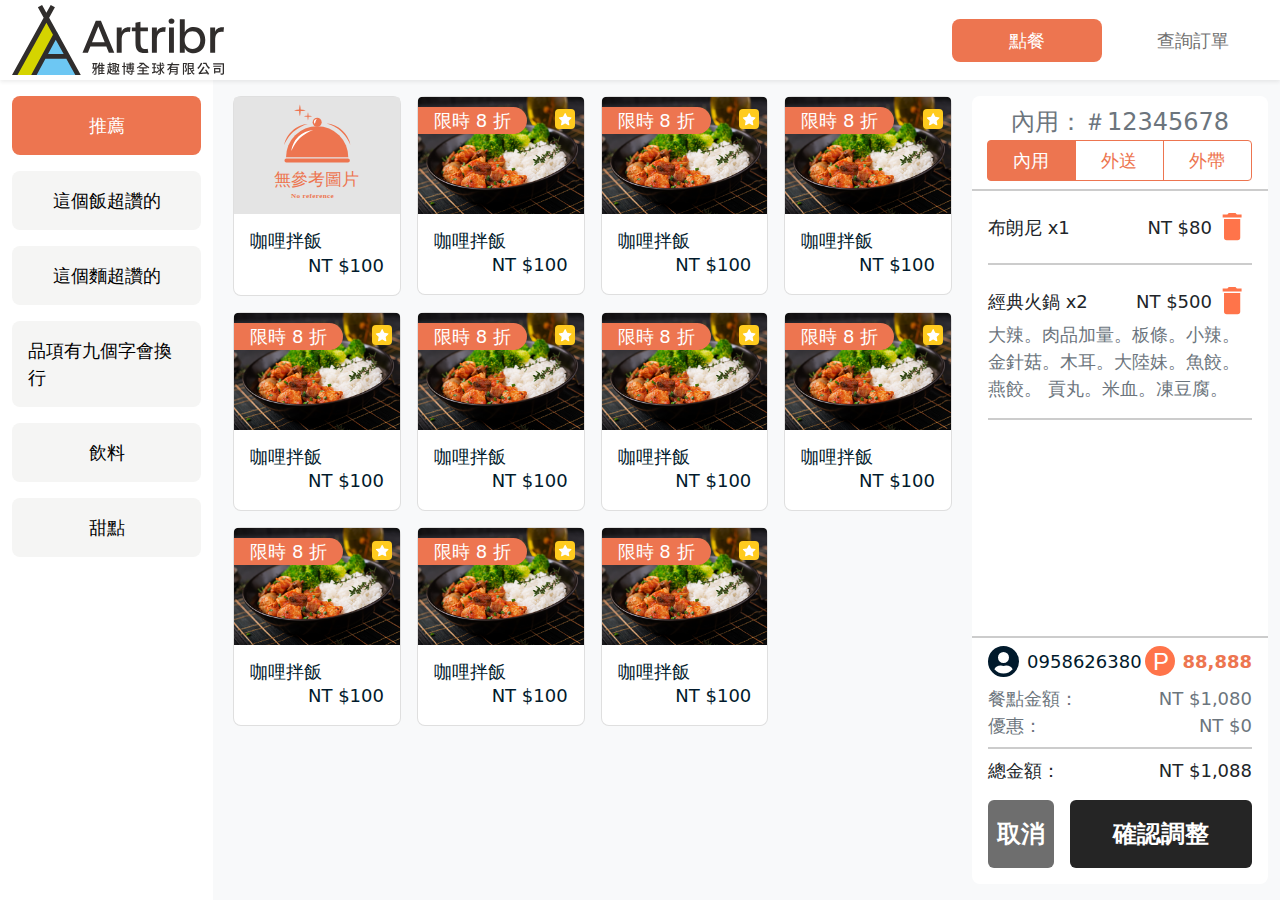
<file: order-edit.html>
<!DOCTYPE html>
<html lang="en">
<head>
    <meta charset="UTF-8">
    <meta http-equiv="X-UA-Compatible" content="IE=edge">
    <meta name="viewport" content="width=device-width, initial-scale=1.0">
    <title>POS</title>
    <link rel="stylesheet" href="scss/bag-go.css">
</head>
<body>
    <div class="container-fluid">
        <div class="row">
            <div class="col-12 d-flex sticky-top menu-bar align-items-center justify-content-between shadow-sm">
                <img src="image/logo-main.svg" class="logo">
                <div class="pos-funtion">
                    <div class="detail-btn d-flex align-items-center justify-content-between">
                        <a class="menu-btn p-2 d-flex align-items-center justify-content-center active2" href="index.html">
                            <p class="fs-5 mb-0 text-nowrap">
                                點餐
                            </p>
                        </a>
                        <a class="menu-btn p-2 d-flex align-items-center justify-content-center" href="orde-search.html">
                            <p class="fs-5 mb-0 text-nowrap">
                                查詢訂單
                            </p>
                        </a>
                    </div>
                </div>
            </div>
        </div>
        <div class="row">
            <div class="col-2 bg-white order-area-pos overflow-auto">
                <nav class="navbar navbar-light mt-2">
                <ul class="nav nav-pills flex-column w-100">
                    <li class="nav-item mb-3">
                        <a class="nav-link active2 py-3" href="#scrollspyHeading1">
                            <div class="d-flex flex-column justify-content-center align-items-center">
                                <p class="mb-0 fs-5 text-wrap">推薦</p>
                            </div>
                        </a>
                    </li>
                    <li class="nav-item mb-3">
                        <a class="nav-link py-3" href="#scrollspyHeading2">
                            <div class="d-flex flex-column justify-content-center align-items-center">
                                <p class="mb-0 fs-5 text-wrap">這個飯超讚的</p>
                            </div>
                        </a>
                    </li>
                    <li class="nav-item mb-3">
                        <a class="nav-link py-3" href="#scrollspyHeading3">
                            <div class="d-flex flex-column justify-content-center align-items-center">
                                <p class="mb-0 fs-5 text-wrap">這個麵超讚的</p>
                            </div>
                        </a>
                    </li>
                    <li class="nav-item mb-3">
                        <a class="nav-link py-3" href="#scrollspyHeading4">
                            <div class="d-flex flex-column justify-content-center align-items-center">
                                <p class="mb-0 fs-5 text-wrap">品項有九個字會換行</p>
                            </div>
                        </a>
                    </li>
                    <li class="nav-item mb-3">
                        <a class="nav-link py-3" href="#scrollspyHeading5">
                            <div class="d-flex flex-column justify-content-center align-items-center">
                                <p class="mb-0 fs-5 text-wrap">飲料</p>
                            </div>
                        </a>
                    </li>
                    <li class="nav-item mb-3">
                        <a class="nav-link py-3" href="#scrollspyHeading6">
                            <div class="d-flex flex-column justify-content-center align-items-center">
                                <p class="mb-0 fs-5 text-wrap">甜點</p>
                            </div>
                        </a>
                    </li>
                </ul>
                </nav>
            </div>
            <div class="col-7 bg-light pe-0">
                <div class="container-fluid p-2 order-area-pos overflow-auto">
                    <div class="row g-3 py-2">
                        <div class="col-3 order-card mt-3" data-bs-toggle="offcanvas" data-bs-target="#offcanvasScrolling" aria-controls="offcanvasScrolling">
                                    <a class="card" style="width:100%">
                                        <img src="image/order-page-img/ No reference.svg" class="card-img-top">
                                        <div class="card-body p-3">
                                            <h5 class="card-title fs-5 mb-0 txt-line-clamp">咖哩拌飯</h5>
                                            <p class="fs-5 mb-0 d-flex flex-row-reverse">NT $100</p>
                                        </div>
                                    </a>
                        </div>
                        <div class="col-3 order-card mt-3" data-bs-toggle="offcanvas" data-bs-target="#offcanvasScrolling" aria-controls="offcanvasScrolling">
                                    <a class="card" style="width:100%">
                                        <img src="image/order-page-img/order-card-img.png" class="card-img-top">
                                        <div class="discount">
                                            <p class="fs-5 ps-3 mb-0">限時 8 折</p>
                                        </div>
                                        <div class="star">
                                            <img src="image/order-page-img/star.svg" class="w-100">
                                        </div>
                                        <div class="card-body p-3">
                                            <h5 class="card-title fs-5 mb-0 txt-line-clamp">咖哩拌飯</h5>
                                            <p class="fs-5 mb-0 d-flex flex-row-reverse">NT $100</p>
                                        </div>
                                    </a>
                        </div>
                        <div class="col-3 order-card mt-3" data-bs-toggle="offcanvas" data-bs-target="#offcanvasScrolling" aria-controls="offcanvasScrolling">
                                    <a class="card" style="width:100%">
                                        <img src="image/order-page-img/order-card-img.png" class="card-img-top">
                                        <div class="discount">
                                            <p class="fs-5 ps-3 mb-0">限時 8 折</p>
                                        </div>
                                        <div class="star">
                                            <img src="image/order-page-img/star.svg" class="w-100">
                                        </div>
                                        <div class="card-body p-3">
                                            <h5 class="card-title fs-5 mb-0 txt-line-clamp">咖哩拌飯</h5>
                                            <p class="fs-5 mb-0 d-flex flex-row-reverse">NT $100</p>
                                        </div>
                                    </a>
                        </div>
                        <div class="col-3 order-card mt-3" data-bs-toggle="offcanvas" data-bs-target="#offcanvasScrolling" aria-controls="offcanvasScrolling">
                                    <a class="card" style="width:100%">
                                        <img src="image/order-page-img/order-card-img.png" class="card-img-top">
                                        <div class="discount">
                                            <p class="fs-5 ps-3 mb-0">限時 8 折</p>
                                        </div>
                                        <div class="star">
                                            <img src="image/order-page-img/star.svg" class="w-100">
                                        </div>
                                        <div class="card-body p-3">
                                            <h5 class="card-title fs-5 mb-0 txt-line-clamp">咖哩拌飯</h5>
                                            <p class="fs-5 mb-0 d-flex flex-row-reverse">NT $100</p>
                                        </div>
                                    </a>
                        </div>
                        <div class="col-3 order-card mt-3" data-bs-toggle="offcanvas" data-bs-target="#offcanvasScrolling" aria-controls="offcanvasScrolling">
                                    <a class="card" style="width:100%">
                                        <img src="image/order-page-img/order-card-img.png" class="card-img-top">
                                        <div class="discount">
                                            <p class="fs-5 ps-3 mb-0">限時 8 折</p>
                                        </div>
                                        <div class="star">
                                            <img src="image/order-page-img/star.svg" class="w-100">
                                        </div>
                                        <div class="card-body p-3">
                                            <h5 class="card-title fs-5 mb-0 txt-line-clamp">咖哩拌飯</h5>
                                            <p class="fs-5 mb-0 d-flex flex-row-reverse">NT $100</p>
                                        </div>
                                    </a>
                        </div>
                        <div class="col-3 order-card mt-3" data-bs-toggle="offcanvas" data-bs-target="#offcanvasScrolling" aria-controls="offcanvasScrolling">
                                    <a class="card" style="width:100%">
                                        <img src="image/order-page-img/order-card-img.png" class="card-img-top">
                                        <div class="discount">
                                            <p class="fs-5 ps-3 mb-0">限時 8 折</p>
                                        </div>
                                        <div class="star">
                                            <img src="image/order-page-img/star.svg" class="w-100">
                                        </div>
                                        <div class="card-body p-3">
                                            <h5 class="card-title fs-5 mb-0 txt-line-clamp">咖哩拌飯</h5>
                                            <p class="fs-5 mb-0 d-flex flex-row-reverse">NT $100</p>
                                        </div>
                                    </a>
                        </div>
                        <div class="col-3 order-card mt-3" data-bs-toggle="offcanvas" data-bs-target="#offcanvasScrolling" aria-controls="offcanvasScrolling">
                                    <a class="card" style="width:100%">
                                        <img src="image/order-page-img/order-card-img.png" class="card-img-top">
                                        <div class="discount">
                                            <p class="fs-5 ps-3 mb-0">限時 8 折</p>
                                        </div>
                                        <div class="star">
                                            <img src="image/order-page-img/star.svg" class="w-100">
                                        </div>
                                        <div class="card-body p-3">
                                            <h5 class="card-title fs-5 mb-0 txt-line-clamp">咖哩拌飯</h5>
                                            <p class="fs-5 mb-0 d-flex flex-row-reverse">NT $100</p>
                                        </div>
                                    </a>
                        </div>
                        <div class="col-3 order-card mt-3" data-bs-toggle="offcanvas" data-bs-target="#offcanvasScrolling" aria-controls="offcanvasScrolling">
                                    <a class="card" style="width:100%">
                                        <img src="image/order-page-img/order-card-img.png" class="card-img-top">
                                        <div class="discount">
                                            <p class="fs-5 ps-3 mb-0">限時 8 折</p>
                                        </div>
                                        <div class="star">
                                            <img src="image/order-page-img/star.svg" class="w-100">
                                        </div>
                                        <div class="card-body p-3">
                                            <h5 class="card-title fs-5 mb-0 txt-line-clamp">咖哩拌飯</h5>
                                            <p class="fs-5 mb-0 d-flex flex-row-reverse">NT $100</p>
                                        </div>
                                    </a>
                        </div>
                        <div class="col-3 order-card mt-3" data-bs-toggle="offcanvas" data-bs-target="#offcanvasScrolling" aria-controls="offcanvasScrolling">
                            <a class="card" style="width:100%">
                                <img src="image/order-page-img/order-card-img.png" class="card-img-top">
                                <div class="discount">
                                    <p class="fs-5 ps-3 mb-0">限時 8 折</p>
                                </div>
                                <div class="star">
                                    <img src="image/order-page-img/star.svg" class="w-100">
                                </div>
                                <div class="card-body p-3">
                                    <h5 class="card-title fs-5 mb-0 txt-line-clamp">咖哩拌飯</h5>
                                    <p class="fs-5 mb-0 d-flex flex-row-reverse">NT $100</p>
                                </div>
                            </a>
                        </div>
                        <div class="col-3 order-card mt-3" data-bs-toggle="offcanvas" data-bs-target="#offcanvasScrolling" aria-controls="offcanvasScrolling">
                            <a class="card" style="width:100%">
                                <img src="image/order-page-img/order-card-img.png" class="card-img-top">
                                <div class="discount">
                                    <p class="fs-5 ps-3 mb-0">限時 8 折</p>
                                </div>
                                <div class="star">
                                    <img src="image/order-page-img/star.svg" class="w-100">
                                </div>
                                <div class="card-body p-3">
                                    <h5 class="card-title fs-5 mb-0 txt-line-clamp">咖哩拌飯</h5>
                                    <p class="fs-5 mb-0 d-flex flex-row-reverse">NT $100</p>
                                </div>
                            </a>
                        </div>
                        <div class="col-3 order-card mt-3" data-bs-toggle="offcanvas" data-bs-target="#offcanvasScrolling" aria-controls="offcanvasScrolling">
                            <a class="card" style="width:100%">
                                <img src="image/order-page-img/order-card-img.png" class="card-img-top">
                                <div class="discount">
                                    <p class="fs-5 ps-3 mb-0">限時 8 折</p>
                                </div>
                                <div class="star">
                                    <img src="image/order-page-img/star.svg" class="w-100">
                                </div>
                                <div class="card-body p-3">
                                    <h5 class="card-title fs-5 mb-0 txt-line-clamp">咖哩拌飯</h5>
                                    <p class="fs-5 mb-0 d-flex flex-row-reverse">NT $100</p>
                                </div>
                            </a>
                        </div>
                    </div>
                </div> 
            </div>
            <div class="col-3 bg-light py-3 order-area-pos">
                <div class="detail d-flex flex-column h-100">
                    <div class="detail-fixed">
                        <div class="px-3 pt-2 d-flex justify-content-center align-items-center" role="group" aria-label="Basic radio toggle button group">
                            <div class="d-flex align-items-center justify-content-between">
                                <p class="fs-7 mb-0 text-secondary">內用：</p>
                                <p class="fs-7 mb-0 text-secondary">＃12345678</p>
                            </div>
                        </div>
                        <div class="btn-group px-3 pb-2 d-flex justify-content-center align-items-center" role="group" aria-label="Basic radio toggle button group">
                            <input type="radio" class="btn-check" name="btnradio" id="btnradio1" autocomplete="off" checked>
                            <label class="btn btn-outline-primary fs-5" for="btnradio1">內用</label>
                          
                            <input type="radio" class="btn-check" name="btnradio" id="btnradio2" autocomplete="off">
                            <label class="btn btn-outline-primary fs-5" for="btnradio2">外送</label>
                          
                            <input type="radio" class="btn-check" name="btnradio" id="btnradio3" autocomplete="off">
                            <label class="btn btn-outline-primary fs-5" for="btnradio3">外帶</label>
                        </div>
                    </div>
                    <div class="detail-page-line"></div>
                    <div class="detail-summary-edit d-flex flex-column px-3">
                        <a class="d-flex align-items-center justify-content-between my-3 text-decoration-none text-body" data-bs-toggle="offcanvas" href="#offcanvasExample" role="button" aria-controls="offcanvasExample">
                            <div class="d-flex align-items-center justify-content-between w-100">
                                <p class="fs-5 mb-0">布朗尼 x1</p>
                                <p class="fs-5 mb-0">NT $80</p>
                            </div>
                            <div class="d-flex flex-column align-items-end">
                                <div class="d-flex">
                                    <button type="submit">
                                        <img src="image/detail-page2/delet.svg" class="w-100">
                                    </button>
                                </div>
                            </div>
                        </a>
                        <div class="detail-page-line clearfix"></div>
                        <a class="d-flex flex-column my-3 text-decoration-none text-body" data-bs-toggle="offcanvas" href="#offcanvasExample" role="button" aria-controls="offcanvasExample">
                            <div class="d-flex align-items-center justify-content-between">
                                <div class="d-flex align-items-center justify-content-between w-100">
                                    <p class="fs-5 mb-0">經典火鍋 x2</p>
                                    <p class="fs-5 mb-0">NT $500</p>
                                </div>
                                <div class="d-flex">
                                    <button type="submit">
                                        <img src="image/detail-page2/delet.svg" class="w-100">
                                    </button>
                                </div>
                            </div>
                            <div class="d-flex">
                                <p class="fs-5 mb-0 text-secondary">
                                    大辣。肉品加量。板條。小辣。
                                    金針菇。木耳。大陸妹。魚餃。燕餃。
                                    貢丸。米血。凍豆腐。
                                </p>
                            </div>
                        </a>
                        <div class="detail-page-line"></div>
                    </div>
                    <div class="detail-page-line"></div>
                    <div class="detail-fixed d-flex flex-column px-3">
                        <!--輸入顧客資料用這個
                        <div class="pos-member d-flex justify-content-start py-2">
                            <img src="image/index-img/Icon awesome-user-circle.svg" class="me-2">
                            <a class="text-decoration-none py-2 w-100" data-bs-toggle="modal" data-bs-target="#exampleModal5">
                                <p class="fs-5 mb-0">未輸入顧客資訊</p>
                            </a>
                        </div>
                        -->

                        <div class="pos-member d-flex justify-content-between align-items-center py-2">
                            <div class="d-flex align-items-center">
                                <img src="image/index-img/Icon awesome-user-circle.svg" class="w-25 pe-2">
                                <a class="d-flex flex-column justify-content-center text-decoration-none" data-bs-toggle="modal" data-bs-target="#exampleModal5">
                                    <p class="fs-5 mb-0">0958626380</p>
                                </a>
                            </div>
                            <div class="d-flex flex-column">
                                <a class="d-flex align-items-center justify-content-center text-decoration-none">
                                    <img src="image/index-img/points.svg" class="pe-2">
                                    <p class="fs-5 mb-0 text-color2 fw-bold">88,888</p>
                                </a>
                            </div>
                        </div>

                        <div class="d-flex align-items-center justify-content-between">
                            <p class="fs-5 mb-0 text-secondary">餐點金額：</p>
                            <p class="fs-5 mb-0 text-secondary">NT $1,080</p>
                        </div>
                        <div class="d-flex align-items-center justify-content-between">
                            <p class="fs-5 mb-0 text-secondary">優惠：</p>
                            <p class="fs-5 mb-0 text-secondary">NT $0</p>
                        </div>
                        <div class="detail-page-line my-2"></div>
                        <div class="d-flex align-items-center justify-content-between">
                            <p class="fs-5 mb-0">總金額：</p>
                            <p class="fs-5 mb-0">NT $1,088</p>
                        </div>
                        <div class="d-flex align-items-center justify-content-between py-3">
                            <a class="pos-cancel w-25 px-2 py-3 p-md-3 me-3 d-flex align-items-center justify-content-center" href="index.html">
                                <p class="fs-7 mb-0 text-nowrap fw-bold">
                                    取消
                                </p>
                            </a>
                            <a class="pos-pay w-75 px-2 py-3 p-md-3 d-flex align-items-center justify-content-center" data-bs-toggle="modal" data-bs-target="#exampleModal8">
                                <p class="fs-7 mb-0 text-nowrap fw-bold">
                                    確認調整
                                </p>
                            </a>
                        </div>
                    </div>
                </div>
            </div>
        </div>
    </div>
    <!--餐點調整2-->
    <div class="offcanvas offcanvas-start" data-bs-scroll="true" data-bs-backdrop="false" tabindex="-1" id="offcanvasScrolling" aria-labelledby="offcanvasScrollingLabel">
        <div class="offcanvas-header d-flex ps-0 pe-3 py-4">
            <div class="offcanvas-title">
              <div class="order-page-title d-flex align-items-center px-4">
                <div class="d-flex align-items-center">
                    <div class="d-flex">
                        <p class="fs-7 mb-0 fw-bold me-3">
                            經典火鍋
                        </p>
                        <p class="fs-7 text-secondary mb-0 me-3">
                            附白飯一碗和冬粉
                        </p>
                        <p class="fs-7 mb-0 me-3">
                            $220
                        </p>
                    </div>
                </div>
              </div>
            </div>
            <button type="button" class="btn-close text-reset" data-bs-dismiss="offcanvas" aria-label="Close"></button>
        </div>
        <div class="modal-body px-0 py-0">
            <div class="col-12">
                <div class="customization h-100">
                    <div class="detail-page-line"></div>
                    <div class="customization-edit">
                        <div class="customization-gray py-2 px-3 py-md-3 px-md-4">
                            <div class="d-flex">
                                <p class="fs-5 mb-0 fw-bold me-3">
                                    套餐選擇
                                </p>
                                <p class="fs-5 text-secondary mb-0">
                                    最多可選擇 1 個
                                </p>
                            </div>
                        </div>
                        <div class="customization-flex-gap d-flex p-3">
                            <a class="customization-btn-active d-flex p-2 flex-column align-items-center justify-content-center text-decoration-none">
                                <p class="fs-5 mb-0">
                                    雞肉
                                </p>
                                <p class="fs-5 mb-0">
                                    ＋$ 20
                                </p>
                            </a>
                            <a class="customization-btn d-flex p-2 flex-column align-items-center justify-content-center text-decoration-none">
                                <p class="fs-5 mb-0">
                                    豬肉
                                </p>
                                <p class="fs-5 mb-0">
                                    ＋$ 20
                                </p>
                            </a>
                            <a class="customization-btn d-flex p-2 flex-column align-items-center justify-content-center text-decoration-none">
                                <p class="fs-5 mb-0">
                                    牛肉
                                </p>
                                <p class="fs-5 mb-0">
                                    ＋$ 20
                                </p>
                                <div class="sold-out d-flex flex-column align-items-center justify-content-center">
                                    <div class="text-white mb-0 fs-5">售完</div>
                                </div>
                            </a>
                            <a class="customization-btn d-flex p-2 flex-column align-items-center justify-content-center text-decoration-none">
                                <p class="fs-5 mb-0">
                                    牛肉
                                </p>
                                <p class="fs-5 mb-0">
                                    ＋$ 20
                                </p>
                                <div class="sold-out d-flex flex-column align-items-center justify-content-center">
                                    <div class="text-white mb-0 fs-5">售完</div>
                                </div>
                            </a>
                            <a class="customization-btn d-flex p-2 flex-column align-items-center justify-content-center text-decoration-none">
                                <p class="fs-5 mb-0">
                                    牛肉
                                </p>
                                <p class="fs-5 mb-0">
                                    ＋$ 20
                                </p>
                                <div class="sold-out d-flex flex-column align-items-center justify-content-center">
                                    <div class="text-white mb-0 fs-5">售完</div>
                                </div>
                            </a>
                            <a class="customization-btn d-flex p-2 flex-column align-items-center justify-content-center text-decoration-none">
                                <p class="fs-5 mb-0">
                                    牛肉
                                </p>
                                <p class="fs-5 mb-0">
                                    ＋$ 20
                                </p>
                                <div class="sold-out d-flex flex-column align-items-center justify-content-center">
                                    <div class="text-white mb-0 fs-5">售完</div>
                                </div>
                            </a>
                            <a class="customization-btn d-flex p-2 flex-column align-items-center justify-content-center text-decoration-none">
                                <p class="fs-5 mb-0">
                                    牛肉
                                </p>
                                <p class="fs-5 mb-0">
                                    ＋$ 20
                                </p>
                                <div class="sold-out d-flex flex-column align-items-center justify-content-center">
                                    <div class="text-white mb-0 fs-5">售完</div>
                                </div>
                            </a>
                        </div>
                        <div class="detail-page-line"></div>
                        <div class="py-2 px-3 py-md-3 px-md-4">
                            <div class="d-flex">
                                <p class="fs-5 mb-0 fw-bold me-3">
                                    加點
                                </p>
                                <p class="fs-5 text-secondary mb-0">
                                    可複選
                                </p>
                            </div>
                        </div>
                        <div class="customization-flex-gap d-flex p-3">
                            <a class="customization-btn-active d-flex p-2 flex-column align-items-center justify-content-center text-decoration-none">
                                <p class="fs-5 mb-0">
                                    金針菇
                                </p>
                                <p class="fs-5 mb-0">
                                    ＋＄20
                                </p>
                            </a>
                            <a class="customization-btn d-flex p-2 flex-column align-items-center justify-content-center text-decoration-none">
                                <p class="fs-5 mb-0">
                                    魚餃
                                </p>
                                <p class="fs-5 mb-0">
                                    ＋＄20
                                </p>
                            </a>
                            <a class="customization-btn d-flex p-2 flex-column align-items-center justify-content-center text-decoration-none">
                                <p class="fs-5 mb-0 ">
                                    燕餃
                                </p>
                                <p class="fs-5 mb-0">
                                    ＋＄20
                                </p>
                                <div class="sold-out d-flex flex-column align-items-center justify-content-center">
                                    <div class="text-white mb-0 fs-5">售完</div>
                                </div>
                            </a>
                        </div>
                        <div class="detail-page-line"></div>
                        <div class="py-2 px-3 py-md-3 px-md-4">
                            <div class="d-flex">
                                <p class="fs-5 mb-0 fw-bold me-3">
                                    辣度選擇
                                </p>
                                <p class="fs-5 text-secondary mb-0">
                                    最多可選擇 1 個
                                </p>
                            </div>
                        </div>
                        <div class="customization-flex-gap d-flex p-3">
                            <a class="customization-btn-active d-flex p-2 flex-column align-items-center justify-content-center text-decoration-none">
                                <p class="fs-5 mb-0">
                                    大辣
                                </p>
                            </a>
                            <a class="customization-btn d-flex p-2 flex-column align-items-center justify-content-center text-decoration-none">
                                <p class="fs-5 mb-0">
                                    中辣
                                </p>
                            </a>
                            <a class="customization-btn d-flex p-2 flex-column align-items-center justify-content-center text-decoration-none">
                                <p class="fs-5 mb-0">
                                    小辣
                                </p>
                                <div class="sold-out d-flex flex-column align-items-center justify-content-center">
                                    <div class="text-white mb-0 fs-5">售完</div>
                                </div>
                            </a>
                        </div>
                        <div class="detail-page-line"></div>
                        <div class="py-2 px-3 py-md-3 px-md-4">
                            <div class="d-flex">
                                <p class="fs-5 mb-0 fw-bold me-3">
                                    配料選擇
                                </p>
                                <p class="fs-5 text-secondary mb-0">
                                    可複選
                                </p>
                            </div>
                        </div>
                        <div class="customization-flex-gap d-flex p-3">
                            <a class="customization-btn-active d-flex p-2 flex-column align-items-center justify-content-center text-decoration-none">
                                <p class="fs-5 mb-0p">
                                    金針菇
                                </p>
                            </a>
                            <a class="customization-btn d-flex p-2 flex-column align-items-center justify-content-center text-decoration-none">
                                <p class="fs-5 mb-0">
                                    如果這個品項要有九個字
                                </p>
                            </a>
                            <a class="customization-btn d-flex p-2 flex-column align-items-center justify-content-center text-decoration-none">
                                <p class="fs-5 mb-0">
                                    小辣
                                </p>
                                <div class="sold-out d-flex flex-column align-items-center justify-content-center">
                                    <div class="text-white mb-0 fs-5">售完</div>
                                </div>
                            </a>
                        </div>
                    </div>
                </div>
            </div>
        </div>
        <div class="customization-adjustment d-flex align-items-center justify-content-between p-3 py-md-3">
            <div class="d-flex align-items-center col-6">
                <div class="btn-group me-3 memd-5" role="group" aria-label="Basic mixed styles example">
                    <button type="button" class="btn btn-danger d-flex justify-content-center align-items-center px-2 px-md-3 py-1 py-md-2">
                        <img src="image/detail-page-img/minus.svg" class="w-75">
                    </button>
                    <button type="button" class="btn btn-warning d-flex justify-content-center align-items-center j px-3 px-md-3 py-1 py-md-2">
                        <p class="fs-5 mb-0">1</p>
                    </button>
                    <button type="button" class="btn btn-success d-flex justify-content-center align-items-center px-2 px-md-3 py-1 py-md-2">
                        <img src="image/detail-page-img/plus.svg" class="w-75">
                    </button>
                </div>
                <p class="fs-5 mb-0">
                    總金額:NT $640
                </p>
            </div>
            <div class="d-flex col-6 justify-content-end">
                <button type="button" class="customization-btn px-2 py-3 p-md-3 me-3 d-flex align-items-center justify-content-center" href="order-page1.html" data-bs-dismiss="modal">
                    <p class="fs-5 mb-0 text-nowrap">
                        取消
                    </p>
                </button>
                <button type="button" class="btn-add px-2 py-3 p-md-3 d-flex align-items-center justify-content-center" href="order-page1.html" data-bs-dismiss="modal">
                    <p class="fs-5 mb-0 text-nowrap" style="color:white;">
                        加入購物車
                    </p>
                </button>
            </div>
        </div>
    </div>
    <!--使用優惠碼的明細，按鈕換成字的部分-->
    <div class="modal fade phone-order" id="exampleModal4" tabindex="-1" aria-labelledby="exampleModalLabel4" aria-hidden="true" data-backdrop="static">
        <div class="modal-dialog modal-fullscreen">
            <div class="modal-content">
                <div class="modal-header ps-0 pe-3 py-1">
                  <div class="modal-title">
                    <div class="order-page-title d-flex align-items-center px-3 px-md-4">
                        <p class="title-text fs-5 mb-0 me-3 py-3 me-md-4 py-md-3">餐點明細</p>
                        <p class="subtitle-text fs-5 text-secondary mb-0">Detail</p>
                    </div>
                  </div>
                  <button type="button" class="btn-close-new d-flex justify-content-end align-items-center" data-bs-dismiss="modal" aria-label="Close">
                    <img class="me-3" src="image/detail-page2/goback-new.png">
                    <p class="mb-0 fs-5 text-nowrap" style="color:#ED7550;">回上頁</p>
                  </button>
                </div>
                <div class="modal-body px-0">
                    <div class="col-12">
                        <div class="detail h-100">
                            <div class="detail-summary d-flex flex-column px-3 px-md-4">
                                <div class="d-flex align-items-center justify-content-between py-1 py-md-3">
                                    <p class="fs-5 mb-0">布朗尼 x1</p>
                                    <div class="d-flex">
                                        <button type="submit">
                                            <img src="image/detail-page2/edit.svg" class="w-100 me-0 me-md-4">
                                        </button>
                                        <button type="submit">
                                            <img src="image/detail-page2/delet.svg" class="w-100">
                                        </button>
                                    </div>
                                </div>
                                <div class="d-flex flex-row-reverse py-1 py-md-3">
                                    <p class="fs-5 mb-0">NT $80</p>
                                </div>
                                <div class="detail-page-line"></div>
                                <div class="d-flex align-items-center justify-content-between py-1 py-md-3">
                                    <p class="fs-5 mb-0">經典火鍋 x2</p>
                                    <div class="d-flex">
                                        <button type="submit">
                                            <img src="image/detail-page2/edit.svg" class="w-100 me-0 me-4">
                                        </button>
                                        <button type="submit">
                                            <img src="image/detail-page2/delet.svg" class="w-100">
                                        </button>
                                    </div>
                                </div>
                                <div class="d-flex">
                                    <p class="fs-5 mb-0 text-secondary detail-summary-content">大辣。肉品加量。板條。小辣。
                                        金針菇。木耳。大陸妹。魚餃。燕餃。
                                        貢丸。米血。凍豆腐。</p>
                                </div>
                                <div class="d-flex flex-row-reverse py-1 py-md-3">
                                    <p class="fs-5 mb-0">NT $500</p>
                                </div>
                                <div class="detail-page-line"></div>
                                <div class="d-flex align-items-center justify-content-between py-1 py-md-3">
                                    <p class="fs-5 mb-0">經典火鍋 x2</p>
                                    <div class="d-flex">
                                        <button type="submit">
                                            <img src="image/detail-page2/edit.svg" class="w-100 me-0 me-4">
                                        </button>
                                        <button type="submit">
                                            <img src="image/detail-page2/delet.svg" class="w-100">
                                        </button>
                                    </div>
                                </div>
                                <div class="d-flex">
                                    <p class="fs-5 mb-0 text-secondary detail-summary-content">大辣。肉品加量。板條。小辣。
                                        金針菇。木耳。大陸妹。魚餃。燕餃。
                                        貢丸。米血。凍豆腐。</p>
                                </div>
                                <div class="d-flex flex-row-reverse py-1 py-md-3">
                                    <p class="fs-5 mb-0">NT $500</p>
                                </div>
                                <div class="detail-page-line"></div>
                                <div class="d-flex align-items-center justify-content-between py-1 py-md-3">
                                    <p class="fs-5 mb-0">經典火鍋 x2</p>
                                    <div class="d-flex">
                                        <button type="submit">
                                            <img src="image/detail-page2/edit.svg" class="w-100 me-0 me-4">
                                        </button>
                                        <button type="submit">
                                            <img src="image/detail-page2/delet.svg" class="w-100">
                                        </button>
                                    </div>
                                </div>
                                <div class="d-flex">
                                    <p class="fs-5 mb-0 text-secondary detail-summary-content">大辣。肉品加量。板條。小辣。
                                        金針菇。木耳。大陸妹。魚餃。燕餃。
                                        貢丸。米血。凍豆腐。</p>
                                </div>
                                <div class="d-flex flex-row-reverse py-1 py-md-3">
                                    <p class="fs-5 mb-0">NT $500</p>
                                </div>
                                <div class="detail-page-line"></div>
                                <div class="d-flex align-items-center justify-content-between py-1 py-md-3">
                                    <p class="fs-5 mb-0">經典火鍋 x2</p>
                                    <div class="d-flex">
                                        <button type="submit">
                                            <img src="image/detail-page2/edit.svg" class="w-100 me-0 me-4">
                                        </button>
                                        <button type="submit">
                                            <img src="image/detail-page2/delet.svg" class="w-100">
                                        </button>
                                    </div>
                                </div>
                                <div class="d-flex">
                                    <p class="fs-5 mb-0 text-secondary detail-summary-content">大辣。肉品加量。板條。小辣。
                                        金針菇。木耳。大陸妹。魚餃。燕餃。
                                        貢丸。米血。凍豆腐。</p>
                                </div>
                                <div class="d-flex flex-row-reverse py-1 py-md-3">
                                    <p class="fs-5 mb-0">NT $500</p>
                                </div>
                                <div class="detail-page-line"></div>
                            </div>
                            <div class="detail-page-line"></div>
                            <div class="d-flex p-3 px-md-4">
                                <p class="fs-5 mb-0">使用優惠碼：ISSWEET0001</p>
                            </div>
                            <div class="d-flex flex-column px-3 px-md-4">
                                <div class="d-flex align-items-center justify-content-between">
                                    <p class="fs-5 mb-0 text-secondary">餐點金額：</p>
                                    <p class="fs-5 mb-0 text-secondary">NT $1,080</p>
                                </div>
                                <div class="d-flex align-items-center justify-content-between">
                                    <p class="fs-5 mb-0 text-secondary">服務費：</p>
                                    <p class="fs-5 mb-0 text-secondary">NT $108</p>
                                </div>
                                <div class="d-flex align-items-center justify-content-between">
                                    <p class="fs-5 mb-0 text-secondary">清潔費：</p>
                                    <p class="fs-5 mb-0 text-secondary">NT $0</p>
                                </div>
                                <div class="d-flex align-items-center justify-content-between">
                                    <p class="fs-5 mb-0 text-secondary">優惠：</p>
                                    <p class="fs-5 mb-0 text-secondary">NT $0</p>
                                </div>
                                <div class="detail-page-line my-3"></div>
                                <div class="d-flex align-items-center justify-content-between">
                                    <p class="fs-5 mb-0">總金額：</p>
                                    <p class="fs-5 mb-0">NT $1,088</p>
                                </div>
                                <div class="d-flex justify-content-between align-items-center">
                                    <div class="">
                                        <p class="fs-5 mb-0">用餐方式：</p>
                                    </div>
                                    <div class="d-flex align-items-center">
                                        <div class="form-check form-check-inline d-flex align-items-center my-3">
                                            <input class="form-check-input me-2" type="radio" name="inlineRadioOptions" id="inlineRadio7" value="option7">
                                            <label class="form-check-label" for="inlineRadio7">
                                                <div class="d-flex align-items-center">
                                                    <p class="fs-5 mb-0">內用</p>
                                                </div>
                                            </label>
                                        </div>
                                        <div class="form-check form-check-inline d-flex align-items-center my-3">
                                            <input class="form-check-input me-2" type="radio" name="inlineRadioOptions" id="inlineRadio8" value="option8">
                                            <label class="form-check-labe" for="inlineRadio8">
                                                <div class="d-flex align-items-center">
                                                    <p class="fs-5 mb-0">外帶</p>
                                                </div>
                                            </label>
                                        </div>
                                    </div>
                                </div>
                            </div>
                        </div>
                    </div>
                </div>
                <div class="modal-footer detail-btn my-4 d-flex align-items-center justify-content-center">
                  <button type="button" class="pay-btn d-flex align-items-center justify-content-center"onclick="location.href='payment.html'">
                    <p class="fs-5 mb-0 p-2" style="color: white;">
                        付款
                    </p>
                  </button>
                </div>
              </div>
        </div>
    </div>
    <!--優惠碼-->
    <div class="modal fade phone-coupon-popup" id="exampleModal3" tabindex="-1" aria-labelledby="exampleModalLabel3" aria-hidden="true">
        <div class="modal-dialog modal d-flex justify-content-center align-items-center">
            <div class="bg-white rounded w-100 h-100 d-flex align-items-center justify-content-center">
                <div class="modal-content d-flex align-items-center justify-content-center">
                    <p class="modal-title fs-5 fw-bold" id="exampleModalLabel">請掃描或輸入優惠碼<p>
                    <div class="input-group px-3 mb-3">
                        <input type="text" style:"text-align:center" class="form-control fs-5 text-secondary p-3" placeholder="輸入或掃描" aria-label="輸入或掃描" aria-describedby="basic-addon1">
                    </div>
                    <div class="d-flex justify-content-between align-items-center w-100 px-3">
                        <button type="button" class="popup-cancel" data-bs-dismiss="modal">
                            <p class="fs-5 mb-0 text-secondary py-2">取消</p>
                        </button>
                        <button type="button" class="popup-enter" onclick="location.href=''">
                            <p class="fs-5 mb-0 py-2">確認</p>
                        </button>
                    </div>
                </div>
            </div>
        </div>
    </div>
    <!--會員-->
    <div class="modal fade phone-coupon-popup" id="exampleModal5" tabindex="-1" aria-labelledby="exampleModalLabel5" aria-hidden="true">
        <div class="modal-dialog modal d-flex align-items-center justify-content-center">
            <div class="bg-white rounded d-flex align-items-center justify-content-center">
                <div class="modal-content shadow p-3 d-flex align-items-center justify-content-center">
                    <p class="modal-title fs-5 fw-bold" id="exampleModalLabel">請掃描或輸入電話號碼<p>
                    <div class="input-group px-3 mb-3">
                        <input type="text" style:"text-align:center" class="form-control fs-5 text-secondary p-3" placeholder="輸入或掃描" aria-label="輸入或掃描" aria-describedby="basic-addon1">
                    </div>
                    <div class="row p-3 align-items-center">
                        <div class="col-12">
                            <div class="row d-flex cal-btns g-3">
                                <div class="col-4">
                                    <a class="cal-btn d-flex align-items-center justify-content-center">
                                        <p class="fs-4 mb-0 text-nowrap">
                                            7
                                        </p>
                                    </a>
                                </div>
                                <div class="col-4">
                                    <a class="cal-btn d-flex align-items-center justify-content-center">
                                        <p class="fs-4 mb-0 text-nowrap">
                                            8
                                        </p>
                                    </a>
                                </div>
                                <div class="col-4">
                                    <a class="cal-btn d-flex align-items-center justify-content-center">
                                        <p class="fs-4 mb-0 text-nowrap">
                                            9
                                        </p>
                                    </a>
                                </div>
                                <div class="col-4">
                                    <a class="cal-btn d-flex align-items-center justify-content-center">
                                        <p class="fs-4 mb-0 text-nowrap">
                                            4
                                        </p>
                                    </a>
                                </div>
                                <div class="col-4">
                                    <a class="cal-btn d-flex align-items-center justify-content-center">
                                        <p class="fs-4 mb-0 text-nowrap">
                                            5
                                        </p>
                                    </a>
                                </div>
                                <div class="col-4">
                                    <a class="cal-btn d-flex align-items-center justify-content-center">
                                        <p class="fs-4 mb-0 text-nowrap">
                                            6
                                        </p>
                                    </a>
                                </div>
                                <div class="col-4">
                                    <a class="cal-btn d-flex align-items-center justify-content-center">
                                        <p class="fs-4 mb-0 text-nowrap">
                                            1
                                        </p>
                                    </a>
                                </div>
                                <div class="col-4">
                                    <a class="cal-btn d-flex align-items-center justify-content-center">
                                        <p class="fs-4 mb-0 text-nowrap">
                                            2
                                        </p>
                                    </a>
                                </div>
                                <div class="col-4">
                                    <a class="cal-btn d-flex align-items-center justify-content-center">
                                        <p class="fs-4 mb-0 text-nowrap">
                                            3
                                        </p>
                                    </a>
                                </div>
                                <div class="col-4">
                                    <a class="cal-btn d-flex align-items-center justify-content-center">
                                        <p class="fs-4 mb-0 text-nowrap">
                                            c
                                        </p>
                                    </a>
                                </div>
                                <div class="col-8">
                                    <a class="cal-btn d-flex align-items-center justify-content-center">
                                        <p class="fs-4 mb-0 text-nowrap">
                                            0
                                        </p>
                                    </a>
                                </div>
                            </div>
                        </div>
                    </div>
                    <div class="d-flex justify-content-between align-items-center w-100 px-3">
                        <button type="button" class="popup-cancel" data-bs-dismiss="modal">
                            <p class="fs-5 mb-0 text-secondary py-3">取消</p>
                        </button>
                        <button type="button" class="popup-enter" onclick="location.href=''">
                            <p class="fs-5 mb-0 py-3">確認</p>
                        </button>
                    </div>
                </div>
            </div>
        </div>
    </div>
    <!--編輯確認-->
    <div class="modal fade" id="exampleModal8" tabindex="-1" aria-labelledby="exampleModalLabel8" aria-hidden="true">
        <div class="modal-dialog modal-dialog-centered">
          <div class="modal-content shadow phone-coupon-popup border-0">
            <div class="modal-header">
                <p class="modal-title fs-5 fw-bold" id="exampleModalLabel">餐點調整<p>
                <button type="button" class="btn-close" data-bs-dismiss="modal" aria-label="Close"></button>
            </div>
            <div class="modal-body d-flex align-items-center justify-content-center">
                <p class="modal-title fs-5 fw-bold" id="exampleModalLabel">請確認已完成調整<p>
            </div>
            <div class="modal-footer">
                <div class="d-flex justify-content-between align-items-center w-100">
                    <button type="button" class="popup-cancel" data-bs-dismiss="modal">
                        <p class="fs-5 mb-0 text-secondary py-2">取消</p>
                    </button>
                    <button type="button" class="popup-enter" onclick="location.href='index.html'">
                        <p class="fs-5 mb-0 py-2">確認</p>
                    </button>
                </div>
            </div>
          </div>
        </div>
    </div>
</div>
<script src="js/bootstrap.bundle.min.js"></script>
</body>
</html>
</file>
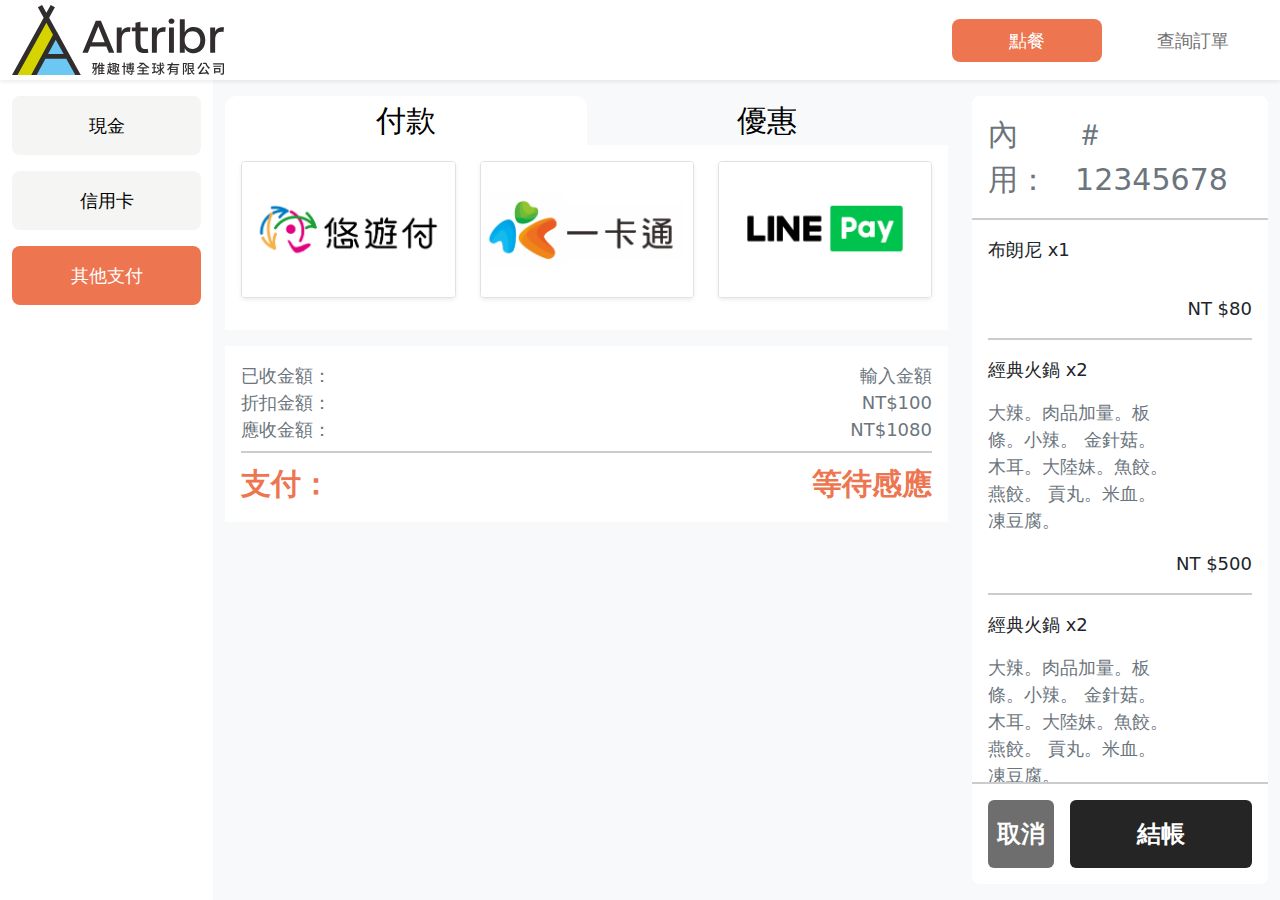
<file: pay-another.html>
<!DOCTYPE html>
<html lang="en">
<head>
    <meta charset="UTF-8">
    <meta http-equiv="X-UA-Compatible" content="IE=edge">
    <meta name="viewport" content="width=device-width, initial-scale=1.0">
    <title>POS</title>
    <link rel="stylesheet" href="scss/bag-go.css">
</head>
<body>
    <div class="container-fluid">
        <div class="row">
            <div class="col-12 d-flex sticky-top menu-bar align-items-center justify-content-between shadow-sm">
                <img src="image/logo-main.svg" class="logo">
                <div class="pos-funtion">
                    <div class="detail-btn d-flex align-items-center justify-content-between">
                        <a class="menu-btn p-2 d-flex align-items-center justify-content-center active2" href="index.html">
                            <p class="fs-5 mb-0 text-nowrap">
                                點餐
                            </p>
                        </a>
                        <a class="menu-btn p-2 d-flex align-items-center justify-content-center" href="orde-search.html">
                            <p class="fs-5 mb-0 text-nowrap">
                                查詢訂單
                            </p>
                        </a>
                    </div>
                </div>
            </div>
        </div>
        <div class="row">
            <div class="col-2 bg-white order-area-pos overflow-auto">
                <nav class="navbar navbar-light mt-2">
                    <ul class="nav nav-pills flex-column w-100">
                        <li class="nav-item mb-3">
                            <a class="nav-link py-3" href="#scrollspyHeading1">
                                <div class="d-flex flex-column justify-content-center align-items-center">
                                    <p class="mb-0 fs-5 text-wrap">現金</p>
                                </div>
                            </a>
                        </li>
                        <li class="nav-item mb-3">
                            <a class="nav-link py-3" href="#scrollspyHeading2">
                                <div class="d-flex flex-column justify-content-center align-items-center">
                                    <p class="mb-0 fs-5 text-wrap">信用卡</p>
                                </div>
                            </a>
                        </li>
                        <li class="nav-item mb-3">
                            <a class="nav-link py-3 active2" href="#scrollspyHeading3">
                                <div class="d-flex flex-column justify-content-center align-items-center">
                                    <p class="mb-0 fs-5 text-wrap">其他支付</p>
                                </div>
                            </a>
                        </li>
                    </ul>
                </nav>
            </div>
            <div class="col-7 bg-light py-3">
                <nav>
                    <div class="nav nav-tabs border-0" id="nav-tab" role="tablist">
                        <button class="nav-link2 active w-100" id="nav-home-tab" data-bs-toggle="tab" data-bs-target="#nav-home" type="button" role="tab" aria-controls="nav-home" aria-selected="true">
                            <p class="fs-4 mb-0">付款</p>
                        </button>
                        <button class="nav-link2 w-100" id="nav-profile-tab" data-bs-toggle="tab" data-bs-target="#nav-profile" type="button" role="tab" aria-controls="nav-profile" aria-selected="false">
                            <p class="fs-4 mb-0">優惠</p>
                        </button>
                    </div>
                </nav>
                <div class="tab-content bg-white" id="nav-tabContent">
                    <div class="tab-pane fade show active" id="nav-home" role="tabpanel" aria-labelledby="nav-home-tab">
                        <div class="row p-3">
                            <a class="col-4 mb-3">
                                <img class="w-100 border border-1 rounded shadow-sm" src="image/pay-ment-img/easy wallet.png">
                            </a>
                            <a class="col-4 mb-3">
                                <img class="w-100 border border-1 rounded shadow-sm" src="image/pay-ment-img/ipass.png">
                            </a>
                            <a class="col-4 mb-3">
                                <img class="w-100 border border-1 rounded shadow-sm" src="image/pay-ment-img/line pay.png">
                            </a>
                        </div>
                    </div>
                    <div class="tab-pane fade bg-white" id="nav-profile" role="tabpanel" aria-labelledby="nav-profile-tab">
                        <div class="row p-3 align-items-center">
                            <div class="col-9">
                                <div class="row d-flex cal-btns g-3">
                                    <div class="col-4">
                                        <a class="cal-btn d-flex align-items-center justify-content-center">
                                            <p class="fs-4 mb-0 text-nowrap">
                                                7
                                            </p>
                                        </a>
                                    </div>
                                    <div class="col-4">
                                        <a class="cal-btn d-flex align-items-center justify-content-center">
                                            <p class="fs-4 mb-0 text-nowrap">
                                                8
                                            </p>
                                        </a>
                                    </div>
                                    <div class="col-4">
                                        <a class="cal-btn d-flex align-items-center justify-content-center">
                                            <p class="fs-4 mb-0 text-nowrap">
                                                9
                                            </p>
                                        </a>
                                    </div>
                                    <div class="col-4">
                                        <a class="cal-btn d-flex align-items-center justify-content-center">
                                            <p class="fs-4 mb-0 text-nowrap">
                                                4
                                            </p>
                                        </a>
                                    </div>
                                    <div class="col-4">
                                        <a class="cal-btn d-flex align-items-center justify-content-center">
                                            <p class="fs-4 mb-0 text-nowrap">
                                                5
                                            </p>
                                        </a>
                                    </div>
                                    <div class="col-4">
                                        <a class="cal-btn d-flex align-items-center justify-content-center">
                                            <p class="fs-4 mb-0 text-nowrap">
                                                6
                                            </p>
                                        </a>
                                    </div>
                                    <div class="col-4">
                                        <a class="cal-btn d-flex align-items-center justify-content-center">
                                            <p class="fs-4 mb-0 text-nowrap">
                                                1
                                            </p>
                                        </a>
                                    </div>
                                    <div class="col-4">
                                        <a class="cal-btn d-flex align-items-center justify-content-center">
                                            <p class="fs-4 mb-0 text-nowrap">
                                                2
                                            </p>
                                        </a>
                                    </div>
                                    <div class="col-4">
                                        <a class="cal-btn d-flex align-items-center justify-content-center">
                                            <p class="fs-4 mb-0 text-nowrap">
                                                3
                                            </p>
                                        </a>
                                    </div>
                                    <div class="col-4">
                                        <a class="cal-btn d-flex align-items-center justify-content-center">
                                            <p class="fs-4 mb-0 text-nowrap">
                                                c
                                            </p>
                                        </a>
                                    </div>
                                    <div class="col-8">
                                        <a class="cal-btn d-flex align-items-center justify-content-center">
                                            <p class="fs-4 mb-0 text-nowrap">
                                                0
                                            </p>
                                        </a>
                                    </div>
                                </div>
                            </div>
                            <div class="col-3">
                                <div class="row d-flex flex-column cal-hot-btns g-3">
                                    <div class="col-12">
                                        <a class="cal-hot-btn d-flex py-2 flex-column align-items-center justify-content-center text-decoration-none">
                                            <p class="fs-4 mb-0 text-nowrap">
                                                10%
                                            </p>
                                        </a>
                                    </div>
                                    <div class="col-12">
                                        <a class="cal-hot-btn d-flex py-2 flex-column align-items-center justify-content-center text-decoration-none">
                                            <p class="fs-4 mb-0 text-nowrap">
                                                20%
                                            </p>
                                        </a>
                                    </div>
                                    <div class="col-12">
                                        <a class="cal-hot-btn d-flex py-2 flex-column align-items-center justify-content-center text-decoration-none">
                                            <p class="fs-4 mb-0 text-nowrap">
                                                30%
                                            </p>
                                        </a>
                                    </div>
                                    <div class="col-12">
                                        <a class="cal-hot-btn d-flex py-2 flex-column align-items-center justify-content-center text-decoration-none">
                                            <p class="fs-4 mb-0 text-nowrap">
                                                50%
                                            </p>
                                        </a>
                                    </div>
                                </div>
                            </div>
                        </div>
                    </div>
                </div>
                    <div class="col-12 valuation-box p-3 mt-3 bg-white text-decoration-none">
                        <div class="d-flex align-items-center justify-content-between">
                            <p class="fs-5 mb-0 text-secondary">已收金額：</p>
                            <p class="fs-5 mb-0 text-secondary">輸入金額</p>
                        </div>
                        <div class="d-flex align-items-center justify-content-between">
                            <p class="fs-5 mb-0 text-secondary">折扣金額：</p>
                            <p class="fs-5 mb-0 text-secondary">NT$100</p>
                        </div>
                        <div class="d-flex align-items-center justify-content-between">
                            <p class="fs-5 mb-0 text-secondary">應收金額：</p>
                            <p class="fs-5 mb-0 text-secondary">NT$1080</p>
                        </div>
                        <div class="detail-page-line my-2"></div>
                        <div class="d-flex align-items-center justify-content-between">
                            <p class="fs-4 fw-bold mb-0 text-color2">支付：</p>
                            <p class="fs-4 fw-bold mb-0 text-color2">等待感應</p>
                        </div>
                    </div>
            </div>
            <div class="col-3 bg-light py-3 order-area-pos">
                <div class="detail d-flex flex-column h-100">
                    <div class="detail-fixed p-3 d-flex justify-content-center align-items-center" role="group" aria-label="Basic radio toggle button group">
                        <div class="d-flex align-items-center justify-content-between">
                            <p class="fs-4 mb-0 text-secondary">內用：</p>
                            <p class="fs-4 mb-0 text-secondary">＃12345678</p>
                        </div>
                    </div>
                    <div class="detail-page-line"></div>
                    <div class="payment-summary d-flex flex-column px-3">
                        <div class="d-flex align-items-center justify-content-between my-3">
                            <p class="fs-5 mb-0">布朗尼 x1</p>
                        </div>
                        <div class="d-flex flex-row-reverse align-items-center my-3">
                            <div>
                                <p class="fs-5 mb-0">NT $80</p>
                            </div>
                        </div>
                        <div class="detail-page-line clearfix"></div>
                        <div class="d-flex align-items-center justify-content-between my-3">
                            <p class="fs-5 mb-0">經典火鍋 x2</p>
                        </div>
                        <div class="d-flex">
                            <p class="fs-5 mb-0 text-secondary detail-summary-content">大辣。肉品加量。板條。小辣。
                                金針菇。木耳。大陸妹。魚餃。燕餃。
                                貢丸。米血。凍豆腐。</p>
                        </div>
                        <div class="d-flex flex-row-reverse align-items-center my-3">
                            <div>
                                <p class="fs-5 mb-0">NT $500</p>
                            </div>
                        </div>
                        <div class="detail-page-line"></div>
                        <div class="d-flex align-items-center justify-content-between py-1 py-md-3">
                            <p class="fs-5 mb-0">經典火鍋 x2</p>
                        </div>
                        <div class="d-flex">
                            <p class="fs-5 mb-0 text-secondary detail-summary-content">大辣。肉品加量。板條。小辣。
                                金針菇。木耳。大陸妹。魚餃。燕餃。
                                貢丸。米血。凍豆腐。</p>
                        </div>
                        <div class="d-flex flex-row-reverse align-items-center my-3">
                            <div>
                                <p class="fs-5 mb-0">NT $500</p>
                            </div>
                        </div>
                        <div class="detail-page-line"></div>
                        <div class="d-flex align-items-center justify-content-between py-1 py-md-3">
                            <p class="fs-5 mb-0">經典火鍋 x2</p>
                        </div>
                        <div class="d-flex">
                            <p class="fs-5 mb-0 text-secondary detail-summary-content">大辣。肉品加量。板條。小辣。
                                金針菇。木耳。大陸妹。魚餃。燕餃。
                                貢丸。米血。凍豆腐。</p>
                        </div>
                        <div class="d-flex flex-row-reverse align-items-center my-3">
                            <div>
                                <p class="fs-5 mb-0">NT $500</p>
                            </div>
                        </div>
                        <div class="detail-page-line"></div>
                        <div class="d-flex align-items-center justify-content-between py-1 py-md-3">
                            <p class="fs-5 mb-0">經典火鍋 x2</p>
                        </div>
                        <div class="d-flex">
                            <p class="fs-5 mb-0 text-secondary detail-summary-content">大辣。肉品加量。板條。小辣。
                                金針菇。木耳。大陸妹。魚餃。燕餃。
                                貢丸。米血。凍豆腐。</p>
                        </div>
                        <div class="d-flex flex-row-reverse align-items-center my-3">
                            <div>
                                <p class="fs-5 mb-0">NT $500</p>
                            </div>
                        </div>
                        <div class="detail-page-line"></div>
                    </div>
                    <div class="detail-page-line"></div>
                    <div class="detail-fixed d-flex flex-column p-3">
                        <div class="d-flex align-items-center justify-content-between">
                            <a class="pos-cancel w-25 px-2 py-3 p-md-3 me-3 d-flex align-items-center justify-content-center" href="index.html">
                                <p class="fs-7 mb-0 text-nowrap fw-bold">
                                    取消
                                </p>
                            </a>
                            <a class="pos-pay w-75 px-2 py-3 p-md-3 d-flex align-items-center justify-content-center" data-bs-toggle="modal" data-bs-target="#exampleModal8">
                                <p class="fs-7 mb-0 text-nowrap fw-bold">
                                    結帳
                                </p>
                            </a>
                        </div>
                    </div>
                </div> 
            </div>
        </div>
    </div>
    <!--結帳確認-->
    <div class="modal fade" id="exampleModal8" tabindex="-1" aria-labelledby="exampleModalLabel8" aria-hidden="true">
        <div class="modal-dialog modal-dialog-centered">
          <div class="modal-content shadow phone-coupon-popup border-0">
            <div class="modal-header">
                <p class="modal-title fs-5 fw-bold" id="exampleModalLabel">確認結帳<p>
                <button type="button" class="btn-close" data-bs-dismiss="modal" aria-label="Close"></button>
            </div>
            <div class="modal-body d-flex align-items-center justify-content-center">
                <p class="modal-title fs-5 fw-bold" id="exampleModalLabel">請確認已完成付款<p>
            </div>
            <div class="modal-footer">
                <div class="d-flex justify-content-between align-items-center w-100">
                    <button type="button" class="popup-cancel" data-bs-dismiss="modal">
                        <p class="fs-5 mb-0 text-secondary py-2">取消</p>
                    </button>
                    <button type="button" class="popup-enter" onclick="location.href='index.html'">
                        <p class="fs-5 mb-0 py-2">確認</p>
                    </button>
                </div>
            </div>
          </div>
        </div>
    </div>
</div>
<script src="js/bootstrap.bundle.min.js"></script>
</body>
</html>
</file>
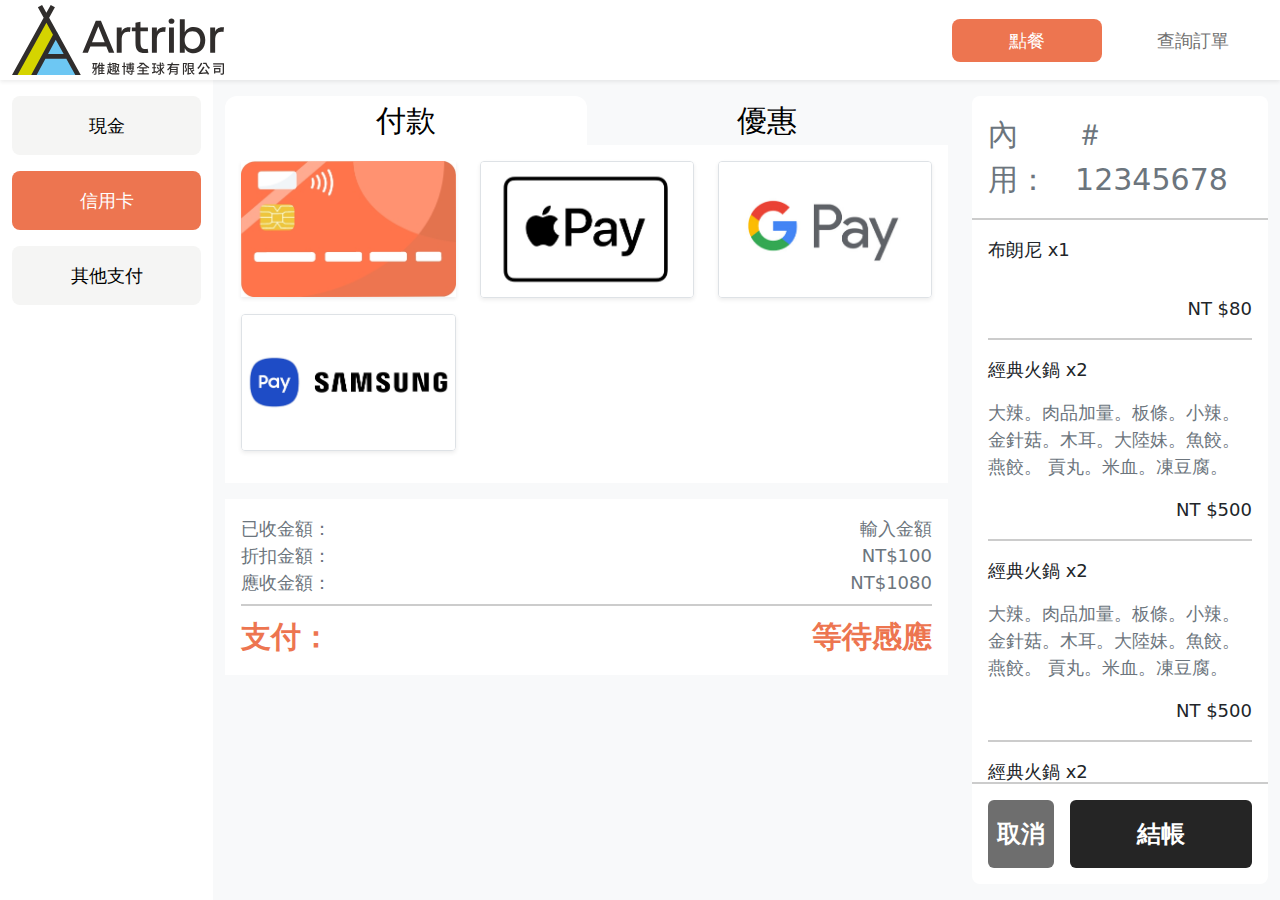
<file: pay-credit-card.html>
<!DOCTYPE html>
<html lang="en">
<head>
    <meta charset="UTF-8">
    <meta http-equiv="X-UA-Compatible" content="IE=edge">
    <meta name="viewport" content="width=device-width, initial-scale=1.0">
    <title>POS</title>
    <link rel="stylesheet" href="scss/bag-go.css">
</head>
<body>
    <div class="container-fluid">
        <div class="row">
            <div class="col-12 d-flex sticky-top menu-bar align-items-center justify-content-between shadow-sm">
                <img src="image/logo-main.svg" class="logo">
                <div class="pos-funtion">
                    <div class="detail-btn d-flex align-items-center justify-content-between">
                        <a class="menu-btn p-2 d-flex align-items-center justify-content-center active2" href="index.html">
                            <p class="fs-5 mb-0 text-nowrap">
                                點餐
                            </p>
                        </a>
                        <a class="menu-btn p-2 d-flex align-items-center justify-content-center" href="orde-search.html">
                            <p class="fs-5 mb-0 text-nowrap">
                                查詢訂單
                            </p>
                        </a>
                    </div>
                </div>
            </div>
        </div>
        <div class="row">
            <div class="col-2 bg-white order-area-pos overflow-auto">
                <nav class="navbar navbar-light mt-2">
                    <ul class="nav nav-pills flex-column w-100">
                        <li class="nav-item mb-3">
                            <a class="nav-link py-3" href="#scrollspyHeading1">
                                <div class="d-flex flex-column justify-content-center align-items-center">
                                    <p class="mb-0 fs-5 text-wrap">現金</p>
                                </div>
                            </a>
                        </li>
                        <li class="nav-item mb-3">
                            <a class="nav-link py-3 active2" href="#scrollspyHeading2">
                                <div class="d-flex flex-column justify-content-center align-items-center">
                                    <p class="mb-0 fs-5 text-wrap">信用卡</p>
                                </div>
                            </a>
                        </li>
                        <li class="nav-item mb-3">
                            <a class="nav-link py-3" href="#scrollspyHeading3">
                                <div class="d-flex flex-column justify-content-center align-items-center">
                                    <p class="mb-0 fs-5 text-wrap">其他支付</p>
                                </div>
                            </a>
                        </li>
                    </ul>
                </nav>
            </div>
            <div class="col-7 bg-light py-3">
                <nav>
                    <div class="nav nav-tabs border-0" id="nav-tab" role="tablist">
                        <button class="nav-link2 active w-100" id="nav-home-tab" data-bs-toggle="tab" data-bs-target="#nav-home" type="button" role="tab" aria-controls="nav-home" aria-selected="true">
                            <p class="fs-4 mb-0">付款</p>
                        </button>
                        <button class="nav-link2 w-100" id="nav-profile-tab" data-bs-toggle="tab" data-bs-target="#nav-profile" type="button" role="tab" aria-controls="nav-profile" aria-selected="false">
                            <p class="fs-4 mb-0">優惠</p>
                        </button>
                    </div>
                </nav>
                <div class="tab-content bg-white" id="nav-tabContent">
                    <div class="tab-pane fade show active" id="nav-home" role="tabpanel" aria-labelledby="nav-home-tab">
                        <div class="row p-3">
                            <a class="col-4 mb-3">
                                <img class="w-100 shadow-sm" src="image/pay-ment-img/cradie-card.jpg">
                            </a>
                            <a class="col-4 mb-3">
                                <img class="w-100 border border-1 rounded shadow-sm" src="image/pay-ment-img/Apple pay.png">
                            </a>
                            <a class="col-4 mb-3">
                                <img class="w-100 border border-1 rounded shadow-sm" src="image/pay-ment-img/google pay.png">
                            </a>
                            <a class="col-4 mb-3">
                                <img class="w-100 border border-1 rounded shadow-sm" src="image/pay-ment-img/samsung pay.png">
                            </a>
                        </div>
                    </div>
                    <div class="tab-pane fade bg-white" id="nav-profile" role="tabpanel" aria-labelledby="nav-profile-tab">
                        <div class="row p-3 align-items-center">
                            <div class="col-9">
                                <div class="row d-flex cal-btns g-3">
                                    <div class="col-4">
                                        <a class="cal-btn d-flex align-items-center justify-content-center">
                                            <p class="fs-4 mb-0 text-nowrap">
                                                7
                                            </p>
                                        </a>
                                    </div>
                                    <div class="col-4">
                                        <a class="cal-btn d-flex align-items-center justify-content-center">
                                            <p class="fs-4 mb-0 text-nowrap">
                                                8
                                            </p>
                                        </a>
                                    </div>
                                    <div class="col-4">
                                        <a class="cal-btn d-flex align-items-center justify-content-center">
                                            <p class="fs-4 mb-0 text-nowrap">
                                                9
                                            </p>
                                        </a>
                                    </div>
                                    <div class="col-4">
                                        <a class="cal-btn d-flex align-items-center justify-content-center">
                                            <p class="fs-4 mb-0 text-nowrap">
                                                4
                                            </p>
                                        </a>
                                    </div>
                                    <div class="col-4">
                                        <a class="cal-btn d-flex align-items-center justify-content-center">
                                            <p class="fs-4 mb-0 text-nowrap">
                                                5
                                            </p>
                                        </a>
                                    </div>
                                    <div class="col-4">
                                        <a class="cal-btn d-flex align-items-center justify-content-center">
                                            <p class="fs-4 mb-0 text-nowrap">
                                                6
                                            </p>
                                        </a>
                                    </div>
                                    <div class="col-4">
                                        <a class="cal-btn d-flex align-items-center justify-content-center">
                                            <p class="fs-4 mb-0 text-nowrap">
                                                1
                                            </p>
                                        </a>
                                    </div>
                                    <div class="col-4">
                                        <a class="cal-btn d-flex align-items-center justify-content-center">
                                            <p class="fs-4 mb-0 text-nowrap">
                                                2
                                            </p>
                                        </a>
                                    </div>
                                    <div class="col-4">
                                        <a class="cal-btn d-flex align-items-center justify-content-center">
                                            <p class="fs-4 mb-0 text-nowrap">
                                                3
                                            </p>
                                        </a>
                                    </div>
                                    <div class="col-4">
                                        <a class="cal-btn d-flex align-items-center justify-content-center">
                                            <p class="fs-4 mb-0 text-nowrap">
                                                c
                                            </p>
                                        </a>
                                    </div>
                                    <div class="col-8">
                                        <a class="cal-btn d-flex align-items-center justify-content-center">
                                            <p class="fs-4 mb-0 text-nowrap">
                                                0
                                            </p>
                                        </a>
                                    </div>
                                </div>
                            </div>
                            <div class="col-3">
                                <div class="row d-flex flex-column cal-hot-btns g-3">
                                    <div class="col-12">
                                        <a class="cal-hot-btn d-flex py-2 flex-column align-items-center justify-content-center text-decoration-none">
                                            <p class="fs-4 mb-0 text-nowrap">
                                                10%
                                            </p>
                                        </a>
                                    </div>
                                    <div class="col-12">
                                        <a class="cal-hot-btn d-flex py-2 flex-column align-items-center justify-content-center text-decoration-none">
                                            <p class="fs-4 mb-0 text-nowrap">
                                                20%
                                            </p>
                                        </a>
                                    </div>
                                    <div class="col-12">
                                        <a class="cal-hot-btn d-flex py-2 flex-column align-items-center justify-content-center text-decoration-none">
                                            <p class="fs-4 mb-0 text-nowrap">
                                                30%
                                            </p>
                                        </a>
                                    </div>
                                    <div class="col-12">
                                        <a class="cal-hot-btn d-flex py-2 flex-column align-items-center justify-content-center text-decoration-none">
                                            <p class="fs-4 mb-0 text-nowrap">
                                                50%
                                            </p>
                                        </a>
                                    </div>
                                </div>
                            </div>
                        </div>
                    </div>
                </div>
                    <div class="col-12 valuation-box p-3 mt-3 bg-white text-decoration-none">
                        <div class="d-flex align-items-center justify-content-between">
                            <p class="fs-5 mb-0 text-secondary">已收金額：</p>
                            <p class="fs-5 mb-0 text-secondary">輸入金額</p>
                        </div>
                        <div class="d-flex align-items-center justify-content-between">
                            <p class="fs-5 mb-0 text-secondary">折扣金額：</p>
                            <p class="fs-5 mb-0 text-secondary">NT$100</p>
                        </div>
                        <div class="d-flex align-items-center justify-content-between">
                            <p class="fs-5 mb-0 text-secondary">應收金額：</p>
                            <p class="fs-5 mb-0 text-secondary">NT$1080</p>
                        </div>
                        <div class="detail-page-line my-2"></div>
                        <div class="d-flex align-items-center justify-content-between">
                            <p class="fs-4 fw-bold mb-0 text-color2">支付：</p>
                            <p class="fs-4 fw-bold mb-0 text-color2">等待感應</p>
                        </div>
                    </div>
            </div>
            <div class="col-3 bg-light py-3 order-area-pos">
                <div class="detail d-flex flex-column h-100">
                    <div class="detail-fixed p-3 d-flex justify-content-center align-items-center">
                        <div class="d-flex align-items-center justify-content-between">
                            <p class="fs-4 mb-0 text-secondary">內用：</p>
                            <p class="fs-4 mb-0 text-secondary">＃12345678</p>
                        </div>
                    </div>
                    <div class="detail-page-line"></div>
                    <div class="payment-summary d-flex flex-column px-3">
                        <div class="d-flex align-items-center justify-content-between my-3">
                            <p class="fs-5 mb-0">布朗尼 x1</p>
                        </div>
                        <div class="d-flex flex-row-reverse align-items-center my-3">
                            <div>
                                <p class="fs-5 mb-0">NT $80</p>
                            </div>
                        </div>
                        <div class="detail-page-line clearfix"></div>
                        <div class="d-flex align-items-center justify-content-between my-3">
                            <p class="fs-5 mb-0">經典火鍋 x2</p>
                        </div>
                        <div class="d-flex">
                            <p class="fs-5 mb-0 text-secondary">大辣。肉品加量。板條。小辣。
                                金針菇。木耳。大陸妹。魚餃。燕餃。
                                貢丸。米血。凍豆腐。</p>
                        </div>
                        <div class="d-flex flex-row-reverse align-items-center my-3">
                            <div>
                                <p class="fs-5 mb-0">NT $500</p>
                            </div>
                        </div>
                        <div class="detail-page-line"></div>
                        <div class="d-flex align-items-center justify-content-between py-1 py-md-3">
                            <p class="fs-5 mb-0">經典火鍋 x2</p>
                        </div>
                        <div class="d-flex">
                            <p class="fs-5 mb-0 text-secondary">大辣。肉品加量。板條。小辣。
                                金針菇。木耳。大陸妹。魚餃。燕餃。
                                貢丸。米血。凍豆腐。</p>
                        </div>
                        <div class="d-flex flex-row-reverse align-items-center my-3">
                            <div>
                                <p class="fs-5 mb-0">NT $500</p>
                            </div>
                        </div>
                        <div class="detail-page-line"></div>
                        <div class="d-flex align-items-center justify-content-between py-1 py-md-3">
                            <p class="fs-5 mb-0">經典火鍋 x2</p>
                        </div>
                        <div class="d-flex">
                            <p class="fs-5 mb-0 text-secondary">大辣。肉品加量。板條。小辣。
                                金針菇。木耳。大陸妹。魚餃。燕餃。
                                貢丸。米血。凍豆腐。</p>
                        </div>
                        <div class="d-flex flex-row-reverse align-items-center my-3">
                            <div>
                                <p class="fs-5 mb-0">NT $500</p>
                            </div>
                        </div>
                        <div class="detail-page-line"></div>
                        <div class="d-flex align-items-center justify-content-between py-1 py-md-3">
                            <p class="fs-5 mb-0">經典火鍋 x2</p>
                        </div>
                        <div class="d-flex">
                            <p class="fs-5 mb-0 text-secondary">大辣。肉品加量。板條。小辣。
                                金針菇。木耳。大陸妹。魚餃。燕餃。
                                貢丸。米血。凍豆腐。</p>
                        </div>
                        <div class="d-flex flex-row-reverse align-items-center my-3">
                            <div>
                                <p class="fs-5 mb-0">NT $500</p>
                            </div>
                        </div>
                        <div class="detail-page-line"></div>
                    </div>
                    <div class="detail-page-line"></div>
                    <div class="detail-fixed d-flex flex-column p-3">
                        <div class="d-flex align-items-center justify-content-between">
                            <a class="pos-cancel w-25 px-2 py-3 p-md-3 me-3 d-flex align-items-center justify-content-center" href="index.html">
                                <p class="fs-7 mb-0 text-nowrap fw-bold">
                                    取消
                                </p>
                            </a>
                            <a class="pos-pay w-75 px-2 py-3 p-md-3 d-flex align-items-center justify-content-center" data-bs-toggle="modal" data-bs-target="#exampleModal8">
                                <p class="fs-7 mb-0 text-nowrap fw-bold">
                                    結帳
                                </p>
                            </a>
                        </div>
                    </div>
                </div>
            </div>
        </div>
    </div>
    <!--結帳確認-->
    <div class="modal fade" id="exampleModal8" tabindex="-1" aria-labelledby="exampleModalLabel8" aria-hidden="true">
        <div class="modal-dialog modal-dialog-centered">
          <div class="modal-content shadow phone-coupon-popup border-0">
            <div class="modal-header">
                <p class="modal-title fs-5 fw-bold" id="exampleModalLabel">確認結帳<p>
                <button type="button" class="btn-close" data-bs-dismiss="modal" aria-label="Close"></button>
            </div>
            <div class="modal-body d-flex align-items-center justify-content-center">
                <p class="modal-title fs-5 fw-bold" id="exampleModalLabel">請確認已完成付款<p>
            </div>
            <div class="modal-footer">
                <div class="d-flex justify-content-between align-items-center w-100">
                    <button type="button" class="popup-cancel" data-bs-dismiss="modal">
                        <p class="fs-5 mb-0 text-secondary py-2">取消</p>
                    </button>
                    <button type="button" class="popup-enter" onclick="location.href='index.html'">
                        <p class="fs-5 mb-0 py-2">確認</p>
                    </button>
                </div>
            </div>
          </div>
        </div>
    </div>
</div>
<script src="js/bootstrap.bundle.min.js"></script>
</body>
</html>
</file>
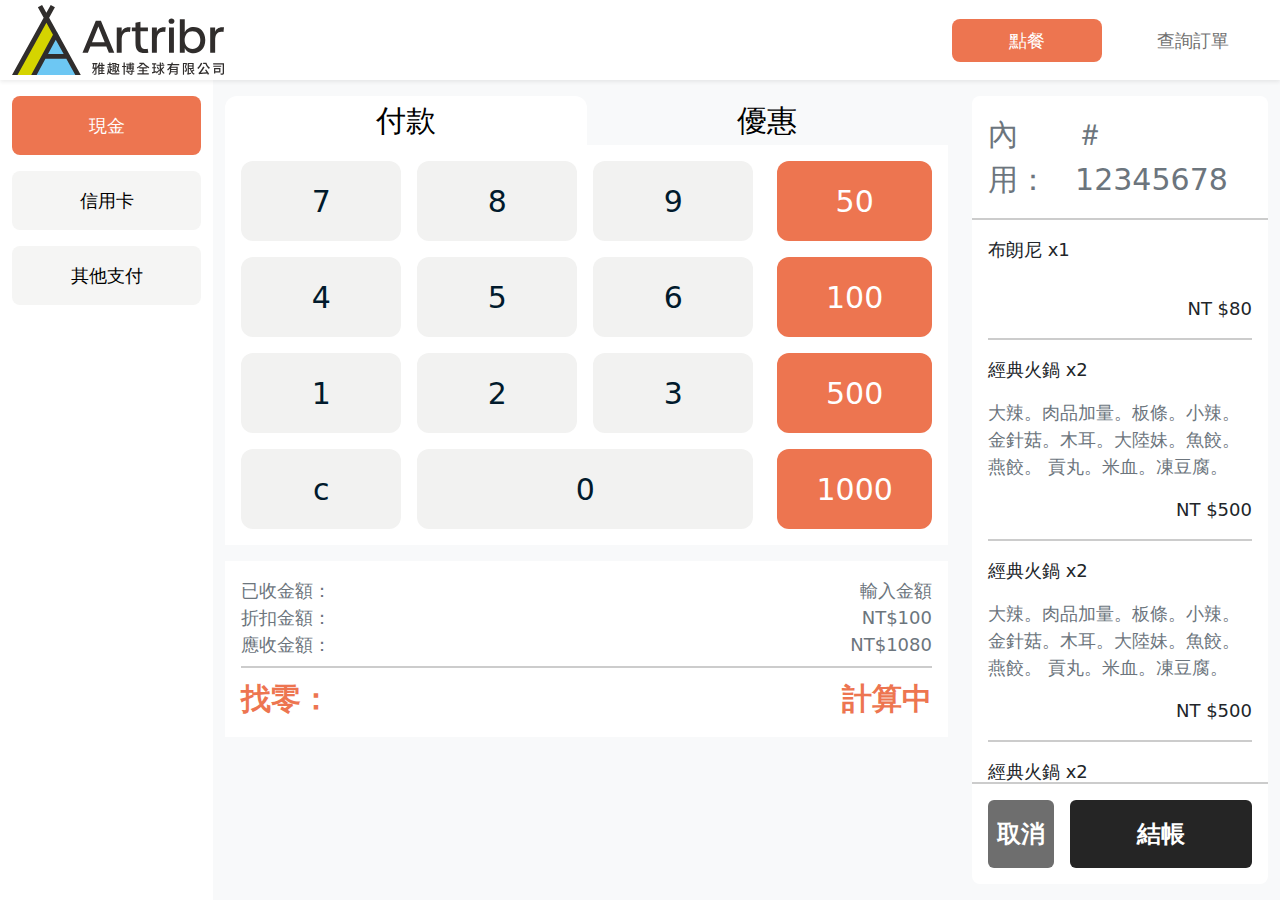
<file: payment.html>
<!DOCTYPE html>
<html lang="en">
<head>
    <meta charset="UTF-8">
    <meta http-equiv="X-UA-Compatible" content="IE=edge">
    <meta name="viewport" content="width=device-width, initial-scale=1.0">
    <title>POS</title>
    <link rel="stylesheet" href="scss/bag-go.css">
</head>
<body>
    <div class="container-fluid">
        <div class="row">
            <div class="col-12 d-flex sticky-top menu-bar align-items-center justify-content-between shadow-sm">
                <img src="image/logo-main.svg" class="logo">
                <div class="pos-funtion">
                    <div class="detail-btn d-flex align-items-center justify-content-between">
                        <a class="menu-btn p-2 d-flex align-items-center justify-content-center active2" href="index.html">
                            <p class="fs-5 mb-0 text-nowrap">
                                點餐
                            </p>
                        </a>
                        <a class="menu-btn p-2 d-flex align-items-center justify-content-center" href="orde-search.html">
                            <p class="fs-5 mb-0 text-nowrap">
                                查詢訂單
                            </p>
                        </a>
                    </div>
                </div>
            </div>
        </div>
        <div class="row">
            <div class="col-2 bg-white order-area-pos overflow-auto">
                <nav class="navbar navbar-light mt-2">
                    <ul class="nav nav-pills flex-column w-100">
                        <li class="nav-item mb-3">
                            <a class="nav-link py-3 active2" href="#scrollspyHeading1">
                                <div class="d-flex flex-column justify-content-center align-items-center">
                                    <p class="mb-0 fs-5 text-wrap">現金</p>
                                </div>
                            </a>
                        </li>
                        <li class="nav-item mb-3">
                            <a class="nav-link py-3" href="#scrollspyHeading2">
                                <div class="d-flex flex-column justify-content-center align-items-center">
                                    <p class="mb-0 fs-5 text-wrap">信用卡</p>
                                </div>
                            </a>
                        </li>
                        <li class="nav-item mb-3">
                            <a class="nav-link py-3" href="#scrollspyHeading3">
                                <div class="d-flex flex-column justify-content-center align-items-center">
                                    <p class="mb-0 fs-5 text-wrap">其他支付</p>
                                </div>
                            </a>
                        </li>
                    </ul>
                </nav>
            </div>
            <div class="col-7 bg-light py-3">
                <nav>
                    <div class="nav nav-tabs border-0" id="nav-tab" role="tablist">
                        <button class="nav-link2 active w-100" id="nav-home-tab" data-bs-toggle="tab" data-bs-target="#nav-home" type="button" role="tab" aria-controls="nav-home" aria-selected="true">
                            <p class="fs-4 mb-0">付款</p>
                        </button>
                        <button class="nav-link2 w-100" id="nav-profile-tab" data-bs-toggle="tab" data-bs-target="#nav-profile" type="button" role="tab" aria-controls="nav-profile" aria-selected="false">
                            <p class="fs-4 mb-0">優惠</p>
                        </button>
                    </div>
                </nav>
                <div class="tab-content bg-white" id="nav-tabContent">
                    <div class="tab-pane fade show active" id="nav-home" role="tabpanel" aria-labelledby="nav-home-tab">
                        <div class="row p-3 align-items-center">
                            <div class="col-9">
                                <div class="row d-flex cal-btns g-3">
                                    <div class="col-4">
                                        <a class="cal-btn d-flex align-items-center justify-content-center">
                                            <p class="fs-4 mb-0 text-nowrap">
                                                7
                                            </p>
                                        </a>
                                    </div>
                                    <div class="col-4">
                                        <a class="cal-btn d-flex align-items-center justify-content-center">
                                            <p class="fs-4 mb-0 text-nowrap">
                                                8
                                            </p>
                                        </a>
                                    </div>
                                    <div class="col-4">
                                        <a class="cal-btn d-flex align-items-center justify-content-center">
                                            <p class="fs-4 mb-0 text-nowrap">
                                                9
                                            </p>
                                        </a>
                                    </div>
                                    <div class="col-4">
                                        <a class="cal-btn d-flex align-items-center justify-content-center">
                                            <p class="fs-4 mb-0 text-nowrap">
                                                4
                                            </p>
                                        </a>
                                    </div>
                                    <div class="col-4">
                                        <a class="cal-btn d-flex align-items-center justify-content-center">
                                            <p class="fs-4 mb-0 text-nowrap">
                                                5
                                            </p>
                                        </a>
                                    </div>
                                    <div class="col-4">
                                        <a class="cal-btn d-flex align-items-center justify-content-center">
                                            <p class="fs-4 mb-0 text-nowrap">
                                                6
                                            </p>
                                        </a>
                                    </div>
                                    <div class="col-4">
                                        <a class="cal-btn d-flex align-items-center justify-content-center">
                                            <p class="fs-4 mb-0 text-nowrap">
                                                1
                                            </p>
                                        </a>
                                    </div>
                                    <div class="col-4">
                                        <a class="cal-btn d-flex align-items-center justify-content-center">
                                            <p class="fs-4 mb-0 text-nowrap">
                                                2
                                            </p>
                                        </a>
                                    </div>
                                    <div class="col-4">
                                        <a class="cal-btn d-flex align-items-center justify-content-center">
                                            <p class="fs-4 mb-0 text-nowrap">
                                                3
                                            </p>
                                        </a>
                                    </div>
                                    <div class="col-4">
                                        <a class="cal-btn d-flex align-items-center justify-content-center">
                                            <p class="fs-4 mb-0 text-nowrap">
                                                c
                                            </p>
                                        </a>
                                    </div>
                                    <div class="col-8">
                                        <a class="cal-btn d-flex align-items-center justify-content-center">
                                            <p class="fs-4 mb-0 text-nowrap">
                                                0
                                            </p>
                                        </a>
                                    </div>
                                </div>
                            </div>
                            <div class="col-3">
                                <div class="row d-flex flex-column cal-hot-btns g-3">
                                    <div class="col-12">
                                        <a class="cal-hot-btn d-flex py-2 flex-column align-items-center justify-content-center text-decoration-none">
                                            <p class="fs-4 mb-0 text-nowrap">
                                                50
                                            </p>
                                        </a>
                                    </div>
                                    <div class="col-12">
                                        <a class="cal-hot-btn d-flex py-2 flex-column align-items-center justify-content-center text-decoration-none">
                                            <p class="fs-4 mb-0 text-nowrap">
                                                100
                                            </p>
                                        </a>
                                    </div>
                                    <div class="col-12">
                                        <a class="cal-hot-btn d-flex py-2 flex-column align-items-center justify-content-center text-decoration-none">
                                            <p class="fs-4 mb-0 text-nowrap">
                                                500
                                            </p>
                                        </a>
                                    </div>
                                    <div class="col-12">
                                        <a class="cal-hot-btn d-flex py-2 flex-column align-items-center justify-content-center text-decoration-none">
                                            <p class="fs-4 mb-0 text-nowrap">
                                                1000
                                            </p>
                                        </a>
                                    </div>
                                </div>
                            </div>
                        </div>
                    </div>
                    <div class="tab-pane fade bg-white" id="nav-profile" role="tabpanel" aria-labelledby="nav-profile-tab">
                        <div class="row p-3 align-items-center">
                            <div class="col-9">
                                <div class="row d-flex cal-btns g-3">
                                    <div class="col-4">
                                        <a class="cal-btn d-flex align-items-center justify-content-center">
                                            <p class="fs-4 mb-0 text-nowrap">
                                                7
                                            </p>
                                        </a>
                                    </div>
                                    <div class="col-4">
                                        <a class="cal-btn d-flex align-items-center justify-content-center">
                                            <p class="fs-4 mb-0 text-nowrap">
                                                8
                                            </p>
                                        </a>
                                    </div>
                                    <div class="col-4">
                                        <a class="cal-btn d-flex align-items-center justify-content-center">
                                            <p class="fs-4 mb-0 text-nowrap">
                                                9
                                            </p>
                                        </a>
                                    </div>
                                    <div class="col-4">
                                        <a class="cal-btn d-flex align-items-center justify-content-center">
                                            <p class="fs-4 mb-0 text-nowrap">
                                                4
                                            </p>
                                        </a>
                                    </div>
                                    <div class="col-4">
                                        <a class="cal-btn d-flex align-items-center justify-content-center">
                                            <p class="fs-4 mb-0 text-nowrap">
                                                5
                                            </p>
                                        </a>
                                    </div>
                                    <div class="col-4">
                                        <a class="cal-btn d-flex align-items-center justify-content-center">
                                            <p class="fs-4 mb-0 text-nowrap">
                                                6
                                            </p>
                                        </a>
                                    </div>
                                    <div class="col-4">
                                        <a class="cal-btn d-flex align-items-center justify-content-center">
                                            <p class="fs-4 mb-0 text-nowrap">
                                                1
                                            </p>
                                        </a>
                                    </div>
                                    <div class="col-4">
                                        <a class="cal-btn d-flex align-items-center justify-content-center">
                                            <p class="fs-4 mb-0 text-nowrap">
                                                2
                                            </p>
                                        </a>
                                    </div>
                                    <div class="col-4">
                                        <a class="cal-btn d-flex align-items-center justify-content-center">
                                            <p class="fs-4 mb-0 text-nowrap">
                                                3
                                            </p>
                                        </a>
                                    </div>
                                    <div class="col-4">
                                        <a class="cal-btn d-flex align-items-center justify-content-center">
                                            <p class="fs-4 mb-0 text-nowrap">
                                                c
                                            </p>
                                        </a>
                                    </div>
                                    <div class="col-8">
                                        <a class="cal-btn d-flex align-items-center justify-content-center">
                                            <p class="fs-4 mb-0 text-nowrap">
                                                0
                                            </p>
                                        </a>
                                    </div>
                                </div>
                            </div>
                            <div class="col-3">
                                <div class="row d-flex flex-column cal-hot-btns g-3">
                                    <div class="col-12">
                                        <a class="cal-hot-btn d-flex py-2 flex-column align-items-center justify-content-center text-decoration-none">
                                            <p class="fs-4 mb-0 text-nowrap">
                                                10%
                                            </p>
                                        </a>
                                    </div>
                                    <div class="col-12">
                                        <a class="cal-hot-btn d-flex py-2 flex-column align-items-center justify-content-center text-decoration-none">
                                            <p class="fs-4 mb-0 text-nowrap">
                                                20%
                                            </p>
                                        </a>
                                    </div>
                                    <div class="col-12">
                                        <a class="cal-hot-btn d-flex py-2 flex-column align-items-center justify-content-center text-decoration-none">
                                            <p class="fs-4 mb-0 text-nowrap">
                                                30%
                                            </p>
                                        </a>
                                    </div>
                                    <div class="col-12">
                                        <a class="cal-hot-btn d-flex py-2 flex-column align-items-center justify-content-center text-decoration-none">
                                            <p class="fs-4 mb-0 text-nowrap">
                                                50%
                                            </p>
                                        </a>
                                    </div>
                                </div>
                            </div>
                        </div>
                    </div>
                </div>
                    <div class="col-12 valuation-box p-3 mt-3 bg-white text-decoration-none">
                        <div class="d-flex align-items-center justify-content-between">
                            <p class="fs-5 mb-0 text-secondary">已收金額：</p>
                            <p class="fs-5 mb-0 text-secondary">輸入金額</p>
                        </div>
                        <div class="d-flex align-items-center justify-content-between">
                            <p class="fs-5 mb-0 text-secondary">折扣金額：</p>
                            <p class="fs-5 mb-0 text-secondary">NT$100</p>
                        </div>
                        <div class="d-flex align-items-center justify-content-between">
                            <p class="fs-5 mb-0 text-secondary">應收金額：</p>
                            <p class="fs-5 mb-0 text-secondary">NT$1080</p>
                        </div>
                        <div class="detail-page-line my-2"></div>
                        <div class="d-flex align-items-center justify-content-between">
                            <p class="fs-4 fw-bold mb-0 text-color2">找零：</p>
                            <p class="fs-4 fw-bold mb-0 text-color2">計算中</p>
                        </div>
                    </div>
            </div>
            <div class="col-3 bg-light py-3 order-area-pos">
                <div class="detail d-flex flex-column h-100">
                    <div class="detail-fixed p-3 d-flex justify-content-center align-items-center">
                        <div class="d-flex align-items-center justify-content-between">
                            <p class="fs-4 mb-0 text-secondary">內用：</p>
                            <p class="fs-4 mb-0 text-secondary">＃12345678</p>
                        </div>
                    </div>
                    <div class="detail-page-line"></div>
                    <div class="payment-summary d-flex flex-column px-3">
                        <div class="d-flex align-items-center justify-content-between my-3">
                            <p class="fs-5 mb-0">布朗尼 x1</p>
                        </div>
                        <div class="d-flex flex-row-reverse align-items-center my-3">
                            <div>
                                <p class="fs-5 mb-0">NT $80</p>
                            </div>
                        </div>
                        <div class="detail-page-line clearfix"></div>
                        <div class="d-flex align-items-center justify-content-between my-3">
                            <p class="fs-5 mb-0">經典火鍋 x2</p>
                        </div>
                        <div class="d-flex">
                            <p class="fs-5 mb-0 text-secondary">大辣。肉品加量。板條。小辣。
                                金針菇。木耳。大陸妹。魚餃。燕餃。
                                貢丸。米血。凍豆腐。</p>
                        </div>
                        <div class="d-flex flex-row-reverse align-items-center my-3">
                            <div>
                                <p class="fs-5 mb-0">NT $500</p>
                            </div>
                        </div>
                        <div class="detail-page-line"></div>
                        <div class="d-flex align-items-center justify-content-between py-1 py-md-3">
                            <p class="fs-5 mb-0">經典火鍋 x2</p>
                        </div>
                        <div class="d-flex">
                            <p class="fs-5 mb-0 text-secondary">大辣。肉品加量。板條。小辣。
                                金針菇。木耳。大陸妹。魚餃。燕餃。
                                貢丸。米血。凍豆腐。</p>
                        </div>
                        <div class="d-flex flex-row-reverse align-items-center my-3">
                            <div>
                                <p class="fs-5 mb-0">NT $500</p>
                            </div>
                        </div>
                        <div class="detail-page-line"></div>
                        <div class="d-flex align-items-center justify-content-between py-1 py-md-3">
                            <p class="fs-5 mb-0">經典火鍋 x2</p>
                        </div>
                        <div class="d-flex">
                            <p class="fs-5 mb-0 text-secondary">大辣。肉品加量。板條。小辣。
                                金針菇。木耳。大陸妹。魚餃。燕餃。
                                貢丸。米血。凍豆腐。</p>
                        </div>
                        <div class="d-flex flex-row-reverse align-items-center my-3">
                            <div>
                                <p class="fs-5 mb-0">NT $500</p>
                            </div>
                        </div>
                        <div class="detail-page-line"></div>
                        <div class="d-flex align-items-center justify-content-between py-1 py-md-3">
                            <p class="fs-5 mb-0">經典火鍋 x2</p>
                        </div>
                        <div class="d-flex">
                            <p class="fs-5 mb-0 text-secondary">大辣。肉品加量。板條。小辣。
                                金針菇。木耳。大陸妹。魚餃。燕餃。
                                貢丸。米血。凍豆腐。</p>
                        </div>
                        <div class="d-flex flex-row-reverse align-items-center my-3">
                            <div>
                                <p class="fs-5 mb-0">NT $500</p>
                            </div>
                        </div>
                        <div class="detail-page-line"></div>
                    </div>
                    <div class="detail-page-line"></div>
                    <div class="detail-fixed d-flex flex-column p-3">
                        <div class="d-flex align-items-center justify-content-between">
                            <a class="pos-cancel w-25 px-2 py-3 p-md-3 me-3 d-flex align-items-center justify-content-center" href="index.html">
                                <p class="fs-7 mb-0 text-nowrap fw-bold">
                                    取消
                                </p>
                            </a>
                            <a class="pos-pay w-75 px-2 py-3 p-md-3 d-flex align-items-center justify-content-center" data-bs-toggle="modal" data-bs-target="#exampleModal8">
                                <p class="fs-7 mb-0 text-nowrap fw-bold">
                                    結帳
                                </p>
                            </a>
                        </div>
                    </div>
                </div>
            </div>
        </div> 
    </div>
    <!--結帳確認-->
    <div class="modal fade" id="exampleModal8" tabindex="-1" aria-labelledby="exampleModalLabel8" aria-hidden="true">
        <div class="modal-dialog modal-dialog-centered">
        <div class="modal-content shadow phone-coupon-popup border-0">
            <div class="modal-header">
                <p class="modal-title fs-5 fw-bold" id="exampleModalLabel">確認結帳<p>
                <button type="button" class="btn-close" data-bs-dismiss="modal" aria-label="Close"></button>
            </div>
            <div class="modal-body d-flex align-items-center justify-content-center">
                <p class="modal-title fs-5 fw-bold" id="exampleModalLabel">請確認已完成付款<p>
            </div>
            <div class="modal-footer">
                <div class="d-flex justify-content-between align-items-center w-100">
                    <button type="button" class="popup-cancel" data-bs-dismiss="modal">
                        <p class="fs-5 mb-0 text-secondary py-2">取消</p>
                    </button>
                    <button type="button" class="popup-enter" onclick="location.href='index.html'">
                        <p class="fs-5 mb-0 py-2">確認</p>
                    </button>
                </div>
            </div>
        </div>
        </div>
    </div>
<script src="js/bootstrap.bundle.min.js"></script>
</body>
</html>
</file>
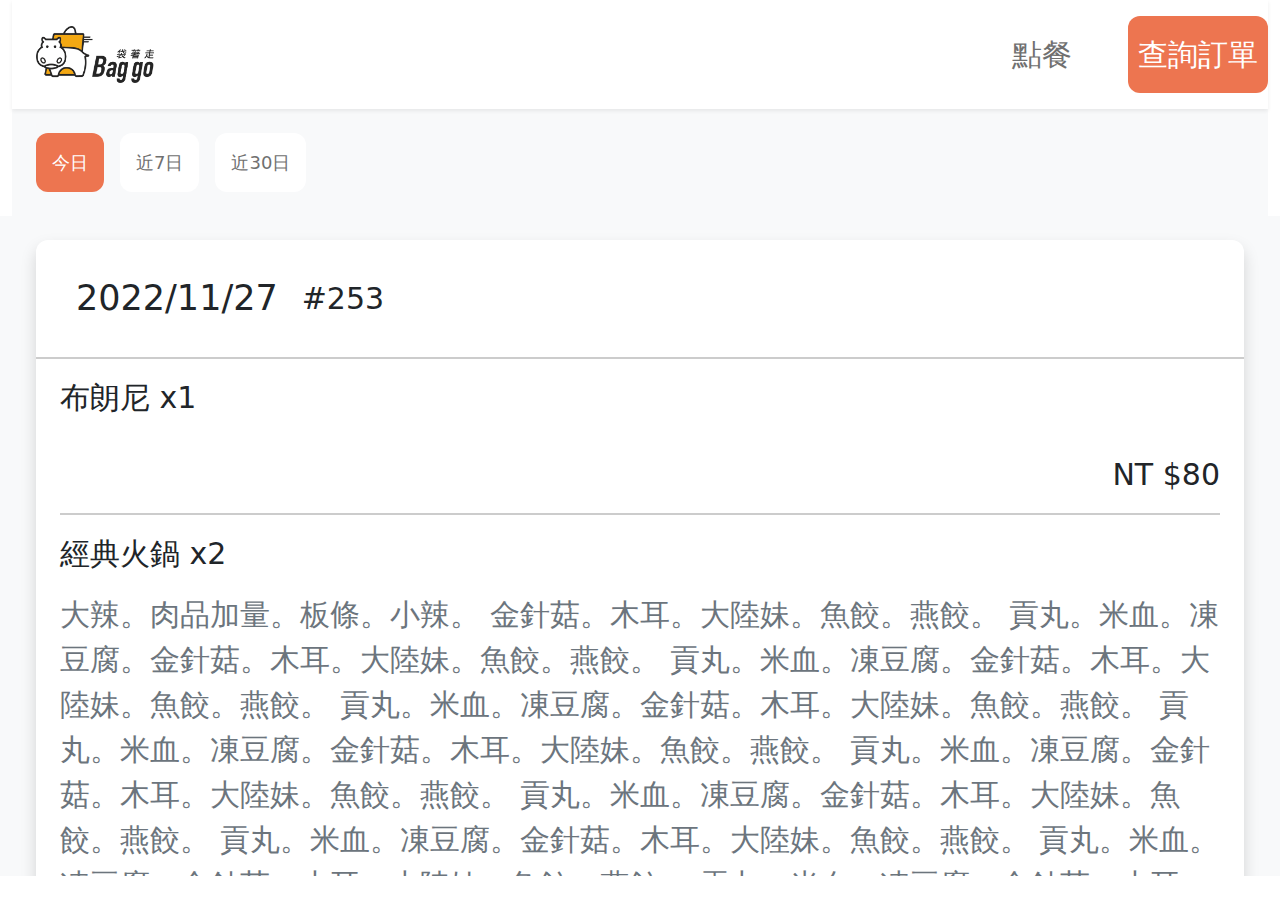
<file: (1125) pos版/orde-search.html>
<!DOCTYPE html>
<html lang="en">
<head>
    <meta charset="UTF-8">
    <meta http-equiv="X-UA-Compatible" content="IE=edge">
    <meta name="viewport" content="width=device-width, initial-scale=1.0">
    <title>Document</title>
    <link rel="stylesheet" href="scss/all.css">
</head>
<body>
    <div class="container-fluid">
        <div class="col-12 sticky-top">
            <div class="menu-bar bg-white shadow-sm py-3">
                <div class="row align-items-center justify-content-between">
                    <div class="col-3">
                        <img class="menu-bar-logo ms-4" src="image/bag go logo.png">
                    </div>
                    <div class="col-3">
                        <div class="pos-funtion">
                            <div class="detail-btn d-flex align-items-center justify-content-between">
                                <a class="pos-btn px-2 p-md-3 d-flex align-items-center justify-content-center" href="">
                                    <p class="fs-4 mb-0 text-nowrap">
                                        點餐
                                    </p>
                                </a>
                                <a class="pos-btn px-2 p-md-3 d-flex align-items-center justify-content-center active2" href="orde-search.html">
                                    <p class="fs-4 mb-0 text-nowrap">
                                        查詢訂單
                                    </p>
                                </a>
                            </div>
                        </div>
                    </div>
                </div>
            </div>
        </div>
        <div class="col-12">
            <div class="menu-bar bg-light p-4 order-fix">
                <div class="row align-items-center justify-content-between">
                    <div class="col-3">
                        <div class="pos-funtion">
                            <div class="detail-btn d-flex align-items-center justify-content-between">
                                <a class="pos-btn px-2 p-md-3 me-3 d-flex align-items-center justify-content-center active2" href="#">
                                    <p class="fs-5 mb-0 text-nowrap">
                                        今日
                                    </p>
                                </a>
                                <a class="pos-btn px-2 p-md-3 me-3 d-flex align-items-center justify-content-center" href="#">
                                    <p class="fs-5 mb-0 text-nowrap">
                                        近7日
                                    </p>
                                </a>
                                <a class="pos-btn px-2 p-md-3 me-3 d-flex align-items-center justify-content-center" href="#">
                                    <p class="fs-5 mb-0 text-nowrap">
                                        近30日
                                    </p>
                                </a>
                            </div>
                        </div>
                    </div>
                </div>
            </div>
        </div>
        <div class="row p-4 bg-light order-area-pos2 overflow-auto">
            <div class="col-12 my-5 mt-md-0">
                <div class="detail shadow">
                    <div class="order-page-title d-flex align-items-center p-3">
                        <div class="order-page-title d-flex align-items-center px-3 px-md-4">
                            <p class="title-text fs-3 mb-0 me-3 py-3 me-md-4 py-md-3">2022/11/27</p>
                            <p class="subtitle-text fs-4 mb-0">#253</p>
                        </div>
                    </div>
                    <div class="detail-page-line"></div>
                    <div class="d-flex flex-column px-3 px-md-4">
                        <div class="d-flex align-items-center justify-content-between py-1 py-md-3">
                            <p class="fs-4 mb-0">布朗尼 x1</p>
                        </div>
                        <div class="d-flex flex-row-reverse py-1 py-md-3">
                            <p class="fs-4 mb-0">NT $80</p>
                        </div>
                        <div class="detail-page-line"></div>
                        <div class="d-flex align-items-center justify-content-between py-1 py-md-3">
                            <p class="fs-4 mb-0">經典火鍋 x2</p>
                        </div>
                        <div class="d-flex">
                            <p class="fs-4 mb-0 text-secondary">大辣。肉品加量。板條。小辣。
                                金針菇。木耳。大陸妹。魚餃。燕餃。
                                貢丸。米血。凍豆腐。金針菇。木耳。大陸妹。魚餃。燕餃。
                                貢丸。米血。凍豆腐。金針菇。木耳。大陸妹。魚餃。燕餃。
                                貢丸。米血。凍豆腐。金針菇。木耳。大陸妹。魚餃。燕餃。
                                貢丸。米血。凍豆腐。金針菇。木耳。大陸妹。魚餃。燕餃。
                                貢丸。米血。凍豆腐。金針菇。木耳。大陸妹。魚餃。燕餃。
                                貢丸。米血。凍豆腐。金針菇。木耳。大陸妹。魚餃。燕餃。
                                貢丸。米血。凍豆腐。金針菇。木耳。大陸妹。魚餃。燕餃。
                                貢丸。米血。凍豆腐。金針菇。木耳。大陸妹。魚餃。燕餃。
                                貢丸。米血。凍豆腐。金針菇。木耳。大陸妹。魚餃。燕餃。
                                貢丸。米血。凍豆腐。</p>
                        </div>
                        <div class="d-flex flex-row-reverse py-1 py-md-3">
                            <p class="fs-4 mb-0">NT $500</p>
                        </div>
                    </div>
                </div>
            </div>
            <div class="col-12 my-5 mt-md-0">
                <div class="detail shadow">
                    <div class="order-page-title d-flex align-items-center p-3">
                        <div class="order-page-title d-flex align-items-center px-3 px-md-4">
                            <p class="title-text fs-3 mb-0 me-3 py-3 me-md-4 py-md-3">2022/11/27</p>
                            <p class="subtitle-text fs-4 mb-0">#253</p>
                        </div>
                    </div>
                    <div class="detail-page-line"></div>
                    <div class="d-flex flex-column px-3 px-md-4">
                        <div class="d-flex align-items-center justify-content-between py-1 py-md-3">
                            <p class="fs-4 mb-0">布朗尼 x1</p>
                        </div>
                        <div class="d-flex flex-row-reverse py-1 py-md-3">
                            <p class="fs-4 mb-0">NT $80</p>
                        </div>
                    </div>
                </div>
            </div>
            <div class="col-12 my-5 mt-md-0">
                <div class="detail shadow">
                    <div class="order-page-title d-flex align-items-center p-3">
                        <div class="order-page-title d-flex align-items-center px-3 px-md-4">
                            <p class="title-text fs-3 mb-0 me-3 py-3 me-md-4 py-md-3">2022/11/27</p>
                            <p class="subtitle-text fs-4 mb-0">#253</p>
                        </div>
                    </div>
                    <div class="detail-page-line"></div>
                    <div class="d-flex flex-column px-3 px-md-4">
                        <div class="d-flex align-items-center justify-content-between py-1 py-md-3">
                            <p class="fs-4 mb-0">布朗尼 x1</p>
                        </div>
                        <div class="d-flex flex-row-reverse py-1 py-md-3">
                            <p class="fs-4 mb-0">NT $80</p>
                        </div>
                        <div class="detail-page-line"></div>
                        <div class="d-flex align-items-center justify-content-between py-1 py-md-3">
                            <p class="fs-4 mb-0">經典火鍋 x2</p>
                        </div>
                        <div class="d-flex">
                            <p class="fs-4 mb-0 text-secondary">大辣。肉品加量。板條。小辣。
                                金針菇。木耳。大陸妹。魚餃。燕餃。
                                貢丸。米血。凍豆腐。金針菇。木耳。大陸妹。魚餃。燕餃。
                                貢丸。米血。凍豆腐。金針菇。木耳。大陸妹。魚餃。燕餃。
                                貢丸。米血。凍豆腐。金針菇。木耳。大陸妹。魚餃。燕餃。
                                貢丸。米血。凍豆腐。金針菇。木耳。大陸妹。魚餃。燕餃。
                                貢丸。米血。凍豆腐。金針菇。木耳。大陸妹。魚餃。燕餃。
                                貢丸。米血。凍豆腐。金針菇。木耳。大陸妹。魚餃。燕餃。
                                貢丸。米血。凍豆腐。金針菇。木耳。大陸妹。魚餃。燕餃。
                                貢丸。米血。凍豆腐。金針菇。木耳。大陸妹。魚餃。燕餃。
                                貢丸。米血。凍豆腐。金針菇。木耳。大陸妹。魚餃。燕餃。
                                貢丸。米血。凍豆腐。</p>
                        </div>
                        <div class="d-flex flex-row-reverse py-1 py-md-3">
                            <p class="fs-4 mb-0">NT $500</p>
                        </div>
                    </div>
                </div>
            </div>
            <div class="col-12 my-5 mt-md-0">
                <div class="detail shadow">
                    <div class="order-page-title d-flex align-items-center p-3">
                        <div class="order-page-title d-flex align-items-center px-3 px-md-4">
                            <p class="title-text fs-3 mb-0 me-3 py-3 me-md-4 py-md-3">2022/11/27</p>
                            <p class="subtitle-text fs-4 mb-0">#253</p>
                        </div>
                    </div>
                    <div class="detail-page-line"></div>
                    <div class="d-flex flex-column px-3 px-md-4">
                        <div class="d-flex align-items-center justify-content-between py-1 py-md-3">
                            <p class="fs-4 mb-0">布朗尼 x1</p>
                        </div>
                        <div class="d-flex flex-row-reverse py-1 py-md-3">
                            <p class="fs-4 mb-0">NT $80</p>
                        </div>
                        <div class="detail-page-line"></div>
                        <div class="d-flex align-items-center justify-content-between py-1 py-md-3">
                            <p class="fs-4 mb-0">經典火鍋 x2</p>
                        </div>
                        <div class="d-flex">
                            <p class="fs-4 mb-0 text-secondary">大辣。肉品加量。板條。小辣。
                                金針菇。木耳。大陸妹。魚餃。燕餃。
                                貢丸。米血。凍豆腐。金針菇。木耳。大陸妹。魚餃。燕餃。
                                貢丸。米血。凍豆腐。金針菇。木耳。大陸妹。魚餃。燕餃。
                                貢丸。米血。凍豆腐。金針菇。木耳。大陸妹。魚餃。燕餃。
                                貢丸。米血。凍豆腐。金針菇。木耳。大陸妹。魚餃。燕餃。
                                貢丸。米血。凍豆腐。金針菇。木耳。大陸妹。魚餃。燕餃。
                                貢丸。米血。凍豆腐。金針菇。木耳。大陸妹。魚餃。燕餃。
                                貢丸。米血。凍豆腐。金針菇。木耳。大陸妹。魚餃。燕餃。
                                貢丸。米血。凍豆腐。金針菇。木耳。大陸妹。魚餃。燕餃。
                                貢丸。米血。凍豆腐。金針菇。木耳。大陸妹。魚餃。燕餃。
                                貢丸。米血。凍豆腐。</p>
                        </div>
                        <div class="d-flex flex-row-reverse py-1 py-md-3">
                            <p class="fs-4 mb-0">NT $500</p>
                        </div>
                    </div>
                </div>
            </div>
            <div class="col-12 my-5 mt-md-0">
                <div class="detail shadow">
                    <div class="order-page-title d-flex align-items-center p-3">
                        <div class="order-page-title d-flex align-items-center px-3 px-md-4">
                            <p class="title-text fs-3 mb-0 me-3 py-3 me-md-4 py-md-3">2022/11/27</p>
                            <p class="subtitle-text fs-4 mb-0">#253</p>
                        </div>
                    </div>
                    <div class="detail-page-line"></div>
                    <div class="d-flex flex-column px-3 px-md-4">
                        <div class="d-flex align-items-center justify-content-between py-1 py-md-3">
                            <p class="fs-4 mb-0">布朗尼 x1</p>
                        </div>
                        <div class="d-flex flex-row-reverse py-1 py-md-3">
                            <p class="fs-4 mb-0">NT $80</p>
                        </div>
                        <div class="detail-page-line"></div>
                        <div class="d-flex align-items-center justify-content-between py-1 py-md-3">
                            <p class="fs-4 mb-0">經典火鍋 x2</p>
                        </div>
                        <div class="d-flex">
                            <p class="fs-4 mb-0 text-secondary">大辣。肉品加量。板條。小辣。
                                金針菇。木耳。大陸妹。魚餃。燕餃。
                                貢丸。米血。凍豆腐。金針菇。木耳。大陸妹。魚餃。燕餃。
                                貢丸。米血。凍豆腐。金針菇。木耳。大陸妹。魚餃。燕餃。
                                貢丸。米血。凍豆腐。金針菇。木耳。大陸妹。魚餃。燕餃。
                                貢丸。米血。凍豆腐。金針菇。木耳。大陸妹。魚餃。燕餃。
                                貢丸。米血。凍豆腐。金針菇。木耳。大陸妹。魚餃。燕餃。
                                貢丸。米血。凍豆腐。金針菇。木耳。大陸妹。魚餃。燕餃。
                                貢丸。米血。凍豆腐。金針菇。木耳。大陸妹。魚餃。燕餃。
                                貢丸。米血。凍豆腐。金針菇。木耳。大陸妹。魚餃。燕餃。
                                貢丸。米血。凍豆腐。金針菇。木耳。大陸妹。魚餃。燕餃。
                                貢丸。米血。凍豆腐。</p>
                        </div>
                        <div class="d-flex flex-row-reverse py-1 py-md-3">
                            <p class="fs-4 mb-0">NT $500</p>
                        </div>
                    </div>
                </div>
            </div>
            <div class="col-12 my-5 mt-md-0">
                <div class="detail shadow">
                    <div class="order-page-title d-flex align-items-center p-3">
                        <div class="order-page-title d-flex align-items-center px-3 px-md-4">
                            <p class="title-text fs-3 mb-0 me-3 py-3 me-md-4 py-md-3">2022/11/27</p>
                            <p class="subtitle-text fs-4 mb-0">#253</p>
                        </div>
                    </div>
                    <div class="detail-page-line"></div>
                    <div class="d-flex flex-column px-3 px-md-4">
                        <div class="d-flex align-items-center justify-content-between py-1 py-md-3">
                            <p class="fs-4 mb-0">布朗尼 x1</p>
                        </div>
                        <div class="d-flex flex-row-reverse py-1 py-md-3">
                            <p class="fs-4 mb-0">NT $80</p>
                        </div>
                        <div class="detail-page-line"></div>
                        <div class="d-flex align-items-center justify-content-between py-1 py-md-3">
                            <p class="fs-4 mb-0">經典火鍋 x2</p>
                        </div>
                        <div class="d-flex">
                            <p class="fs-4 mb-0 text-secondary">大辣。肉品加量。板條。小辣。
                                金針菇。木耳。大陸妹。魚餃。燕餃。
                                貢丸。米血。凍豆腐。金針菇。木耳。大陸妹。魚餃。燕餃。
                                貢丸。米血。凍豆腐。金針菇。木耳。大陸妹。魚餃。燕餃。
                                貢丸。米血。凍豆腐。金針菇。木耳。大陸妹。魚餃。燕餃。
                                貢丸。米血。凍豆腐。金針菇。木耳。大陸妹。魚餃。燕餃。
                                貢丸。米血。凍豆腐。金針菇。木耳。大陸妹。魚餃。燕餃。
                                貢丸。米血。凍豆腐。金針菇。木耳。大陸妹。魚餃。燕餃。
                                貢丸。米血。凍豆腐。金針菇。木耳。大陸妹。魚餃。燕餃。
                                貢丸。米血。凍豆腐。金針菇。木耳。大陸妹。魚餃。燕餃。
                                貢丸。米血。凍豆腐。金針菇。木耳。大陸妹。魚餃。燕餃。
                                貢丸。米血。凍豆腐。</p>
                        </div>
                        <div class="d-flex flex-row-reverse py-1 py-md-3">
                            <p class="fs-4 mb-0">NT $500</p>
                        </div>
                    </div>
                </div>
            </div>
        </div>
    </div>
    </div>
</div>
<script src="js/bootstrap.bundle.min.js"></script>
</body>
</html>
</file>
